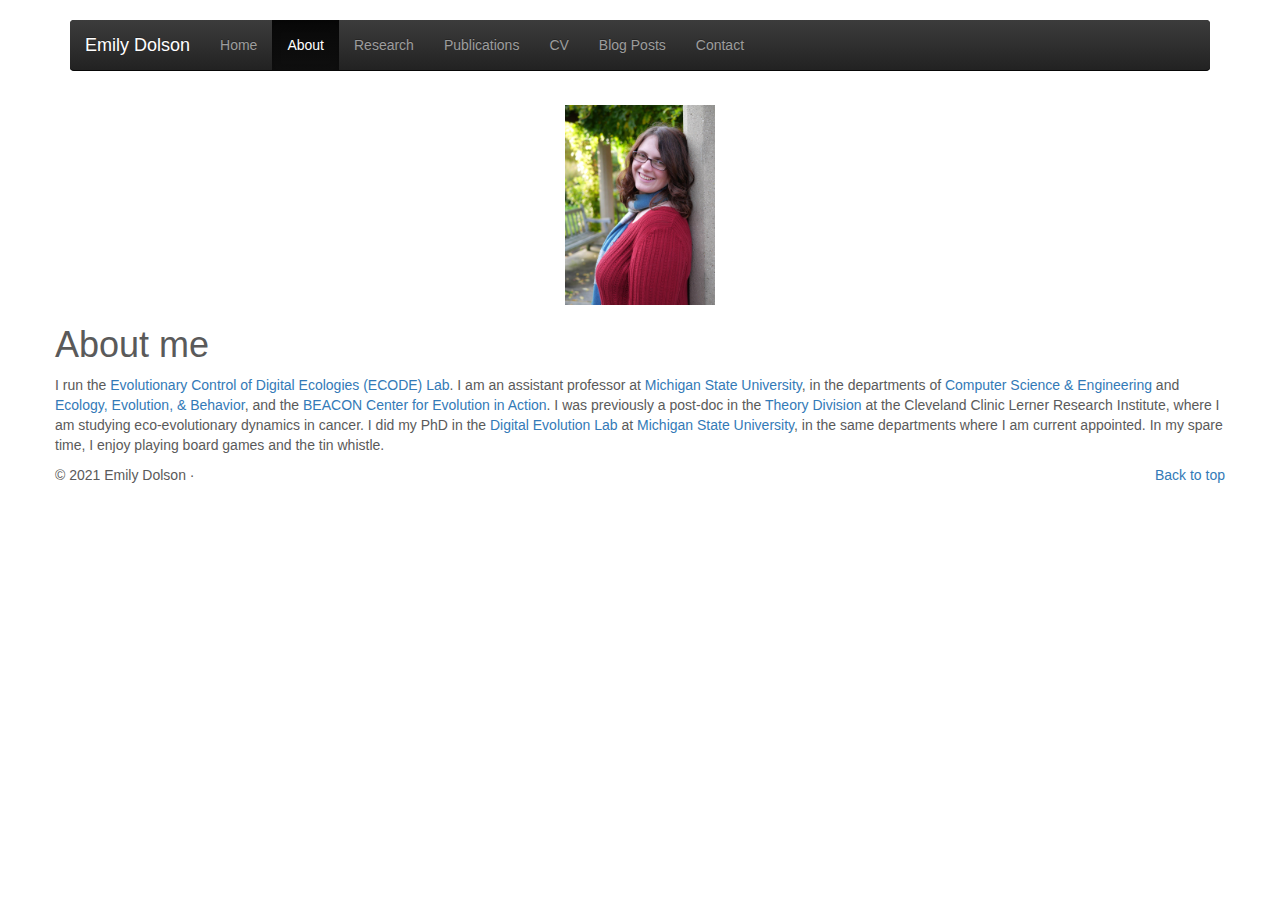
<file: about.html>
<!DOCTYPE html>
<html lang="en">
  <head>
    <meta charset="utf-8">
    <meta http-equiv="X-UA-Compatible" content="IE=edge">
    <meta name="viewport" content="width=device-width, initial-scale=1">
    <!-- The above 3 meta tags *must* come first in the head; any other head content must come *after* these tags -->
    <title>Emily Dolson - About Me</title>

    <!-- Bootstrap -->
    <link href="bootstrap/css/bootstrap.min.css" rel="stylesheet">
    <link href="bootstrap/css/bootstrap-theme.min.css" rel="stylesheet">
    <!-- IE10 viewport hack for Surface/desktop Windows 8 bug -->
    <link href="bootstrap/css/ie10-viewport-bug-workaround.css" rel="stylesheet">

    <!-- Custom styles for this template -->
    <link href="bootstrap/css/carousel.css" rel="stylesheet">
    <!-- HTML5 shim and Respond.js for IE8 support of HTML5 elements and media queries -->
    <!-- WARNING: Respond.js doesn't work if you view the page via file:// -->
    <!--[if lt IE 9]>
      <script src="https://oss.maxcdn.com/html5shiv/3.7.3/html5shiv.min.js"></script>
      <script src="https://oss.maxcdn.com/respond/1.4.2/respond.min.js"></script>
    <![endif]-->
  </head>

  <body>

    <div class="navbar-wrapper">
      <div class="container">

        <nav class="navbar navbar-inverse navbar-static-top">
          <div class="container">
            <div class="navbar-header">
              <button type="button" class="navbar-toggle collapsed" data-toggle="collapse" data-target="#navbar" aria-expanded="false" aria-controls="navbar">
                <span class="sr-only">Toggle navigation</span>
                <span class="icon-bar"></span>
                <span class="icon-bar"></span>
                <span class="icon-bar"></span>
              </button>
              <span class="navbar-brand" style="color:white">Emily Dolson</span>
            </div>
            <div id="navbar" class="navbar-collapse collapse">
              <ul class="nav navbar-nav">
                <li><a href="index.html">Home</a></li>
                <li class="active"><a href="about.html">About</a></li>
                <li><a href="research.html">Research</a></li>
                <li><a href="publications.html">Publications</a></li>
                <li><a href="cv.html">CV</a></li>
                <li><a href="blog-posts.html">Blog Posts</a></li>
                <li><a href="contact.html">Contact</a></li>
              </ul>
            </div>
          </div>
        </nav>

      </div>
    </div>

    <div class="container center-block" style="margin-top:40px">

      <!-- Three columns of text below the carousel -->
      <div class="row">
        <div class="center-block">
          <img class="center-block" src="images/DolsonHeadshot.jpg" alt="Emily Dolson" height=200>
          <h1>About me</h1>
           <!-- <p> I use digital systems to answer questions about eco-evolutionary dynamics at
            spatiotemporal scales so broad that they can not practically be addressed with lab or field studies.
            I am particularly interested in the mechanisms that generate and maintain diversity
            in both biological and computational systems. </p>  -->
          <p>
            I run the <a href="https://www.ecodelab.com">Evolutionary Control of Digital Ecologies (ECODE) Lab</a>.
            I am an assistant professor at <a href="http://msu.edu">Michigan State University</a>,
            in the departments of
            <a href="http://cse.msu.edu/">Computer Science &amp; Engineering</a>
            and <a href="https://eebb.msu.edu/">Ecology, Evolution, &amp; Behavior</a>,
            and the
            <a href="http://beacon-center.org/">BEACON Center for Evolution in Action</a>.

            I was previously a post-doc in the <a href="http://www.lerner.ccf.org/thor/scott/lab/">Theory Division</a> at the Cleveland Clinic Lerner Research Institute, 
            where I am studying eco-evolutionary dynamics in cancer.
            I did my PhD in the
            <a href="http://devolab.msu.edu/">Digital Evolution Lab</a>
            at <a href="http://msu.edu">Michigan State University</a>,
            in the same departments where I am current appointed. 
            In my spare time, I enjoy playing board games
            and the tin whistle.</p>
        </div><!-- /.col-lg-4 -->


      <!-- FOOTER -->
      <footer>
        <p class="pull-right"><a href="#">Back to top</a></p>
        <p>&copy; 2021 Emily Dolson &middot;</p>
      </footer>

    </div><!-- /.container -->

    <!-- jQuery (necessary for Bootstrap's JavaScript plugins) -->
    <script src="https://ajax.googleapis.com/ajax/libs/jquery/1.12.4/jquery.min.js"></script>
    <!-- Include all compiled plugins (below), or include individual files as needed -->
    <script src="bootstrap/js/bootstrap.min.js"></script>
    <script src="bootstrap/js/ie10-viewport-bug-workaround.js"></script>
  </body>
</html>
</file>
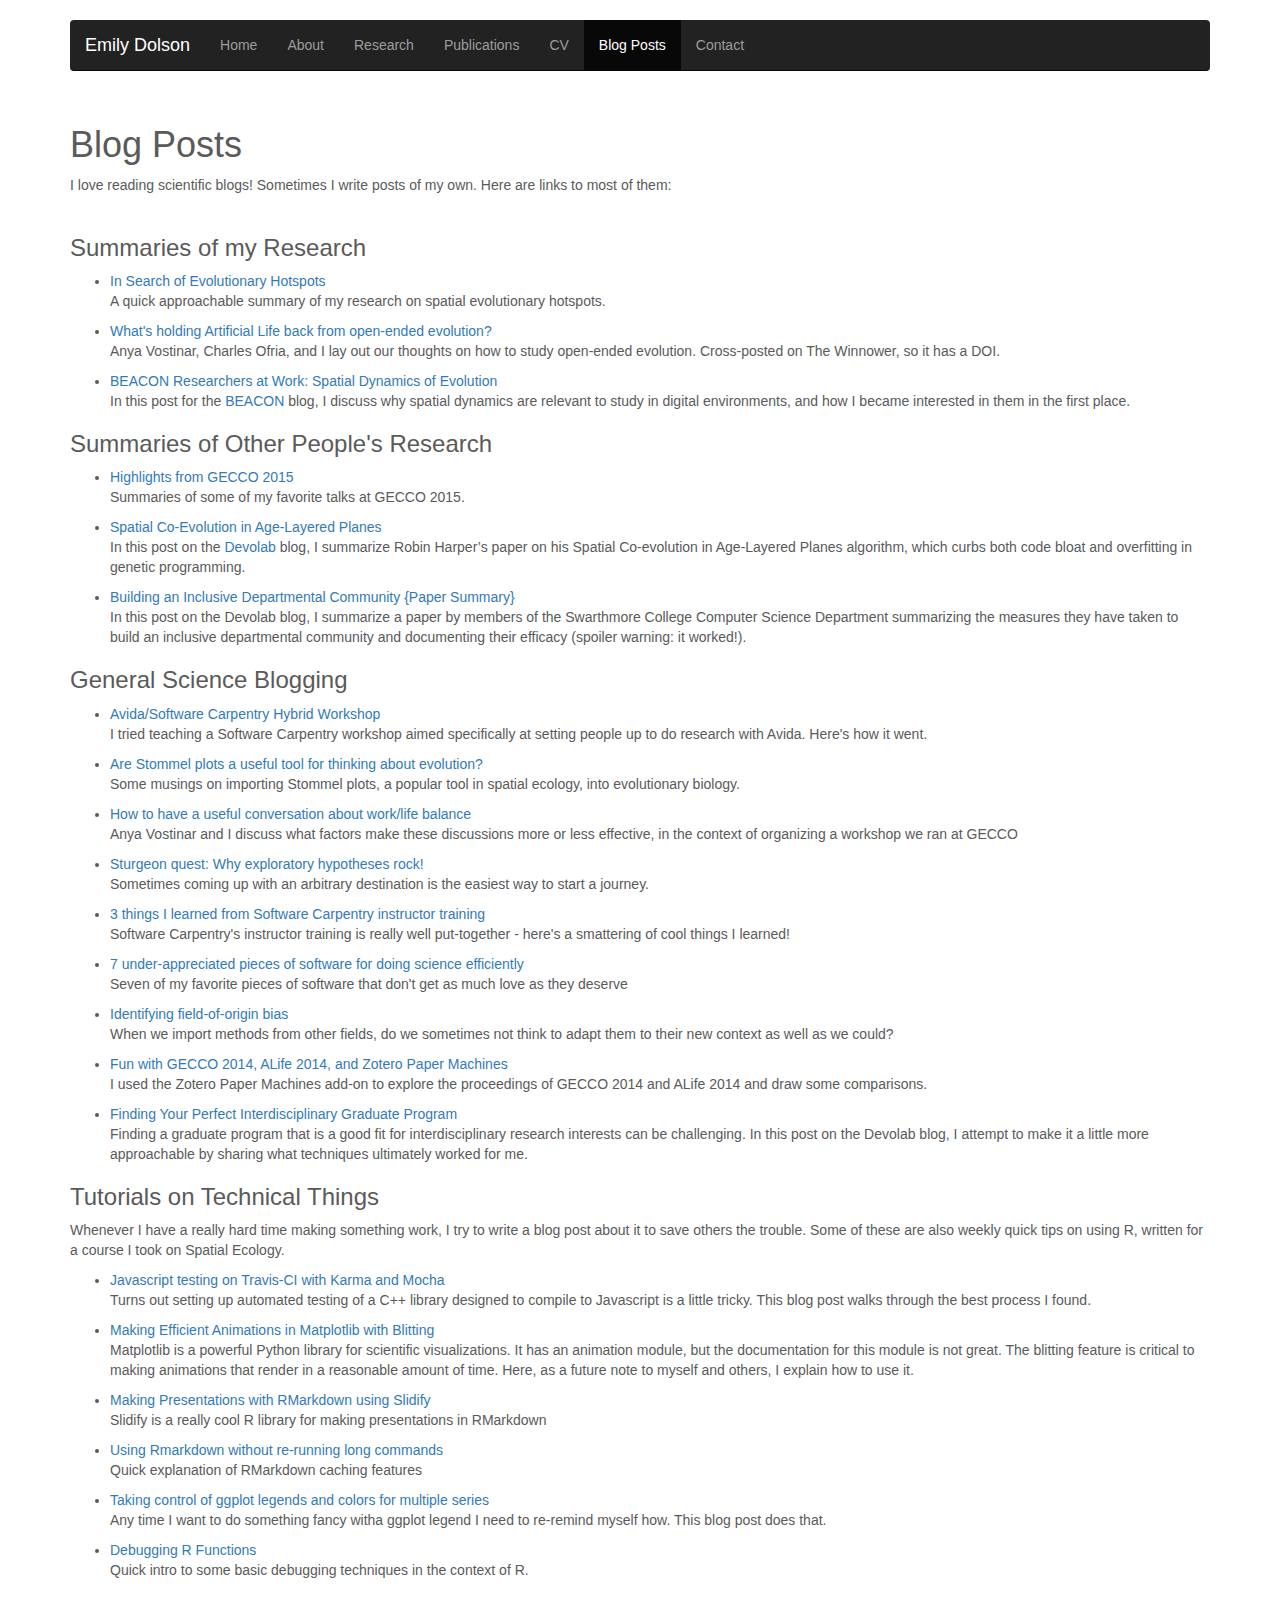
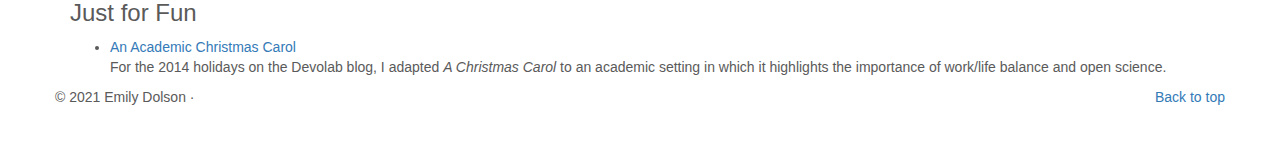
<file: blog-posts.html>
<!DOCTYPE html>
<html lang="en">
  <head>
    <meta charset="utf-8">
    <meta http-equiv="X-UA-Compatible" content="IE=edge">
    <meta name="viewport" content="width=device-width, initial-scale=1">
    <!-- The above 3 meta tags *must* come first in the head; any other head content must come *after* these tags -->
    <title>Emily Dolson - Blog Posts</title>

    <!-- Bootstrap -->
    <link href="bootstrap/css/bootstrap.min.css" rel="stylesheet">

    <!-- IE10 viewport hack for Surface/desktop Windows 8 bug -->
    <link href="bootstrap/css/ie10-viewport-bug-workaround.css" rel="stylesheet">

    <!-- Custom styles for this template -->
    <link href="bootstrap/css/carousel.css" rel="stylesheet">
    <!-- HTML5 shim and Respond.js for IE8 support of HTML5 elements and media queries -->
    <!-- WARNING: Respond.js doesn't work if you view the page via file:// -->
    <!--[if lt IE 9]>
      <script src="https://oss.maxcdn.com/html5shiv/3.7.3/html5shiv.min.js"></script>
      <script src="https://oss.maxcdn.com/respond/1.4.2/respond.min.js"></script>
    <![endif]-->
  </head>

  <body>

    <div class="navbar-wrapper">
      <div class="container">

        <nav class="navbar navbar-inverse navbar-static-top">
          <div class="container">
            <div class="navbar-header">
              <button type="button" class="navbar-toggle collapsed" data-toggle="collapse" data-target="#navbar" aria-expanded="false" aria-controls="navbar">
                <span class="sr-only">Toggle navigation</span>
                <span class="icon-bar"></span>
                <span class="icon-bar"></span>
                <span class="icon-bar"></span>
              </button>
              <span class="navbar-brand" style="color:white">Emily Dolson</span>
            </div>
            <div id="navbar" class="navbar-collapse collapse">
              <ul class="nav navbar-nav">
                <li><a href="index.html">Home</a></li>
                <li><a href="about.html">About</a></li>
                <li><a href="research.html">Research</a></li>
                <li><a href="publications.html">Publications</a></li>
                <li><a href="cv.html">CV</a></li>
                <li class="active"><a href="blog-posts.html">Blog Posts</a></li>
                <li><a href="contact.html">Contact</a></li>
              </ul>
            </div>
          </div>
        </nav>

      </div>
    </div>

    <div class="container" style="margin-top:40px">

      <!-- Three columns of text below the carousel -->
      <h1>Blog Posts</h1>
      <div class="row">
        <div class="container">
          I love reading scientific blogs! Sometimes I write posts of my own. Here are links to most of them: <br><br>

          <h3>Summaries of my Research</h3>
          <ul>
              <li><p><a href="https://beacon-center.org/blog/2017/10/31/in-search-of-evolutionary-hotspots/">In Search of Evolutionary Hotspots</a><br />
              A quick approachable summary of my research on spatial evolutionary hotspots.</p></li>
              <li><p><a href="http://devosoft.org/whats-holding-artificial-life-back-from-open-ended-evolution/">What's holding Artificial Life back from open-ended evolution?</a><br />
                Anya Vostinar, Charles Ofria, and I lay out our thoughts on how to study open-ended evolution. Cross-posted on The Winnower, so it has a DOI. </p></li>          
              <li><p><a href="http://beacon-center.org/blog/2014/10/27/beacon-researchers-at-work-spatial-dynamics-of-evolution/">BEACON Researchers at Work: Spatial Dynamics of Evolution</a><br />
                In this post for the <a href="http://www.beacon-center.org">BEACON</a> blog, I discuss why spatial dynamics are relevant to study in digital environments, and how I became interested in them in the first place.</p></li>    
          </ul>  

          <h3>Summaries of Other People's Research</h3>
          <ul>
            <li><p><a href="http://devosoft.org/highlights-from-gecco-2015/">Highlights from GECCO 2015</a><br />
              Summaries of some of my favorite talks at GECCO 2015. </p></li>          
            <li><p><a href="http://devolab.msu.edu/spatial-co-evolution-in-age-layered-planes/">Spatial Co-Evolution in Age-Layered Planes</a><br />
              In this post on the <a href="http://www.devolab.msu.edu">Devolab</a> blog, I summarize Robin Harper&#8217;s paper on his Spatial Co-evolution in Age-Layered Planes algorithm, which curbs both code bloat and overfitting in genetic programming.</p></li>
            <li><p><a href="http://devolab.msu.edu/building-an-inclusive-departmental-community-paper-summary/" title="Building an Inclusive Departmental Community {Paper Summary}<br />
            " target="_blank">Building an Inclusive Departmental Community {Paper Summary}</a><br />
            In this post on the Devolab blog, I summarize a paper by members of the Swarthmore College Computer Science Department summarizing the measures they have taken to build an inclusive departmental community and documenting their efficacy (spoiler warning: it worked!).</p></li>        
          </ul>

          <h3>General Science Blogging</h3>
          <ul>
            <li><p><a href="http://devosoft.org/avidasoftware-carpentry-hybrid-workshop/">Avida/Software Carpentry Hybrid Workshop</a><br />
            I tried teaching a Software Carpentry workshop aimed specifically at setting people up to do research with Avida. Here's how it went. </p></li>  
            <li><p><a href="http://devosoft.org/are-stommel-plots-a-useful-tool-for-thinking-about-evolution/">Are Stommel plots a useful tool for thinking about evolution?</a><br />
            Some musings on importing Stommel plots, a popular tool in spatial ecology, into evolutionary biology. </p></li>    
            <li><p><a href="http://devosoft.org/how-to-have-a-useful-conversation-about-worklife-balance/">How to have a useful conversation about work/life balance</a><br />
            Anya Vostinar and I discuss what factors make these discussions more or less effective, in the context of organizing a workshop we ran at GECCO </p></li>        
            <li><p><a href="http://devosoft.org/sturgeon-quest-why-exploratory-hypotheses-rock/">Sturgeon quest: Why exploratory hypotheses rock!</a><br />
            Sometimes coming up with an arbitrary destination is the easiest way to start a journey. </p></li>            
            <li><p><a href="http://devosoft.org/3-things-i-learned-from-software-carpentry-instructor-training/">3 things I learned from Software Carpentry instructor training</a><br />
            Software Carpentry's instructor training is really well put-together - here's a smattering of cool things I learned! </p></li>              
            <li><p><a href="http://devosoft.org/7-under-appreciated-pieces-of-software-for-doing-science-efficiently/">7 under-appreciated pieces of software for doing science efficiently</a><br />
            Seven of my favorite pieces of software that don't get as much love as they deserve </p></li>
            <li><p><a href="http://devosoft.org/identifying-field-of-origin-bias/">Identifying field-of-origin bias</a><br />
            When we import methods from other fields, do we sometimes not think to adapt them to their new context as well as we could? </p></li>  
            <li><p><a href="http://devolab.msu.edu/fun-with-zotero-paper-machines-gecco-2014-and-alife-2014/">Fun with GECCO 2014, ALife 2014, and Zotero Paper Machines</a><br />
            I used the Zotero Paper Machines add-on to explore the proceedings of GECCO 2014 and ALife 2014 and draw some comparisons.</p></li>
            <li><p><a href="http://devolab.msu.edu/finding-perfect-interdisciplinary-graduate-program/" title="Finding Your Perfect Interdisciplinary Graduate Program" target="_blank">Finding Your Perfect Interdisciplinary Graduate Program</a><br />
            Finding a graduate program that is a good fit for interdisciplinary research interests can be challenging. In this post on the Devolab blog, I attempt to make it a little more approachable by sharing what techniques ultimately worked for me.</p></li>
         </ul>

         <h3>Tutorials on Technical Things</h3>
         <p>Whenever I have a really hard time making something work, I try to write a blog post about it to save others the trouble. Some of these are also weekly quick tips on using R, written for a course I took on Spatial Ecology.</p>
         <ul>
          <li><p><a href="http://devosoft.org/javascript-testing-on-travis-ci-with-karma-and-mocha/">Javascript testing on Travis-CI with Karma and Mocha</a><br />
            Turns out setting up automated testing of a C++ library designed to compile to Javascript is a little tricky. This blog post walks through the best process I found. </p></li>
            <li><p><a href="http://devolab.msu.edu/making-efficient-animations-in-matplotlib-with-blitting/">Making Efficient Animations in Matplotlib with Blitting</a><br />
              Matplotlib is a powerful Python library for scientific visualizations. It has an animation module, but the documentation for this module is not great. The blitting feature is critical to making animations that render in a reasonable amount of time. Here, as a future note to myself and others, I explain how to use it.</p></li>
            <li><p><a href="http://spatialecology.weebly.com/r-code--data/38">Making Presentations with RMarkdown using Slidify</a><br />
              Slidify is a really cool R library for making presentations in RMarkdown</p></li>
            <li><p><a href="http://spatialecology.weebly.com/r-code--data/20">Using Rmarkdown without re-running long commands</a><br />
              Quick explanation of RMarkdown caching features</p></li>
            <li><p><a href="http://spatialecology.weebly.com/r-code--data/13">Taking control of ggplot legends and colors for multiple series</a><br />
              Any time I want to do something fancy witha ggplot legend I need to re-remind myself how. This blog post does that.</p></li>
            <li><p><a href="http://spatialecology.weebly.com/r-code--data/september-30th-20152">Debugging R Functions</a><br />
              Quick intro to some basic debugging techniques in the context of R.</p></li>
          </ul>

        <h3>Just for Fun</h3>
        <ul>
          <li><p><a href="http://devosoft.org/academic-christmas-carol-part-1">An Academic Christmas Carol</a><br />
            For the 2014 holidays on the Devolab blog, I adapted <i>A Christmas Carol</i> to an academic setting in which it highlights the importance of work/life balance and open science.</p></li>  
        </ul>

        </div><!-- /.col-lg-4 -->


      <!-- FOOTER -->
      <footer>
        <p class="pull-right"><a href="#">Back to top</a></p>
        <p>&copy; 2021 Emily Dolson &middot;</p>
      </footer>

    </div><!-- /.container -->

    <!-- jQuery (necessary for Bootstrap's JavaScript plugins) -->
    <script src="https://ajax.googleapis.com/ajax/libs/jquery/1.12.4/jquery.min.js"></script>
    <!-- Include all compiled plugins (below), or include individual files as needed -->
    <script src="bootstrap/js/bootstrap.min.js"></script>
    <script src="bootstrap/js/ie10-viewport-bug-workaround.js"></script>
  </body>
</html>
</file>
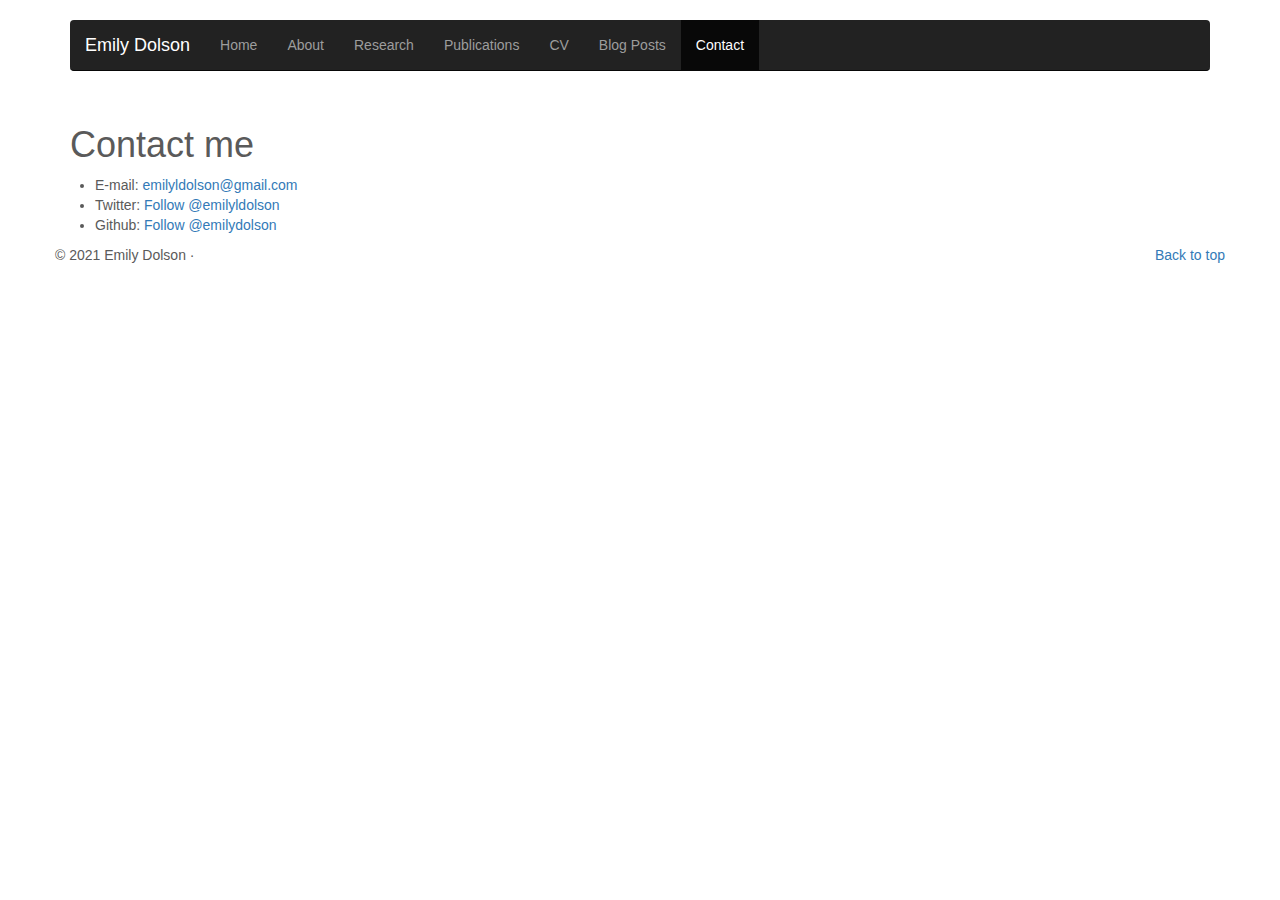
<file: contact.html>
<!DOCTYPE html>
<html lang="en">
  <head>
    <meta charset="utf-8">
    <meta http-equiv="X-UA-Compatible" content="IE=edge">
    <meta name="viewport" content="width=device-width, initial-scale=1">
    <!-- The above 3 meta tags *must* come first in the head; any other head content must come *after* these tags -->
    <title>Emily Dolson - Contact</title>

    <!-- Bootstrap -->
    <link href="bootstrap/css/bootstrap.min.css" rel="stylesheet">

    <!-- IE10 viewport hack for Surface/desktop Windows 8 bug -->
    <link href="bootstrap/css/ie10-viewport-bug-workaround.css" rel="stylesheet">

    <!-- Custom styles for this template -->
    <link href="bootstrap/css/carousel.css" rel="stylesheet">
    <!-- HTML5 shim and Respond.js for IE8 support of HTML5 elements and media queries -->
    <!-- WARNING: Respond.js doesn't work if you view the page via file:// -->
    <!--[if lt IE 9]>
      <script src="https://oss.maxcdn.com/html5shiv/3.7.3/html5shiv.min.js"></script>
      <script src="https://oss.maxcdn.com/respond/1.4.2/respond.min.js"></script>
    <![endif]-->
    <!-- Place this tag in your head or just before your close body tag. -->
    <script async defer src="https://buttons.github.io/buttons.js"></script>
  </head>

  <body>

    <div class="navbar-wrapper">
      <div class="container">

        <nav class="navbar navbar-inverse navbar-static-top">
          <div class="container">
            <div class="navbar-header">
              <button type="button" class="navbar-toggle collapsed" data-toggle="collapse" data-target="#navbar" aria-expanded="false" aria-controls="navbar">
                <span class="sr-only">Toggle navigation</span>
                <span class="icon-bar"></span>
                <span class="icon-bar"></span>
                <span class="icon-bar"></span>
              </button>
              <span class="navbar-brand" style="color:white">Emily Dolson</span>
            </div>
            <div id="navbar" class="navbar-collapse collapse">
              <ul class="nav navbar-nav">
                <li><a href="index.html">Home</a></li>
                <li><a href="about.html">About</a></li>
                <li><a href="research.html">Research</a></li>
                <li><a href="publications.html">Publications</a></li>
                <li><a href="cv.html">CV</a></li>
                <li><a href="blog-posts.html">Blog Posts</a></li>
                <li class="active"><a href="contact.html">Contact</a></li>
              </ul>
            </div>
          </div>
        </nav>

      </div>
    </div>

    <div class="container center-block" style="margin-top:40px">
      <h1>Contact me</h1>
      <!-- Three columns of text below the carousel -->
      <div class="row">
        <div class="center-block">
          <ul>
            <li>E-mail: <a href="mailto:emilyldolson@gmail.com"> emilyldolson@gmail.com</a></li>
            <li>Twitter: <a href="https://twitter.com/emilyldolson" class="twitter-follow-button" data-show-count="false">Follow @emilyldolson</a><script async src="//platform.twitter.com/widgets.js" charset="utf-8"></script> </li>
            <li>Github: <a class="github-button" href="https://github.com/emilydolson" data-style="mega" aria-label="Follow @emilydolson on GitHub">Follow @emilydolson</a> </li>

          </ul>
        </div><!-- /.col-lg-4 -->


      <!-- FOOTER -->
      <footer>
        <p class="pull-right"><a href="#">Back to top</a></p>
        <p>&copy; 2021 Emily Dolson &middot;</p>
      </footer>

    </div><!-- /.container -->

    <!-- jQuery (necessary for Bootstrap's JavaScript plugins) -->
    <script src="https://ajax.googleapis.com/ajax/libs/jquery/1.12.4/jquery.min.js"></script>
    <!-- Include all compiled plugins (below), or include individual files as needed -->
    <script src="bootstrap/js/bootstrap.min.js"></script>
    <script src="bootstrap/js/ie10-viewport-bug-workaround.js"></script>
  </body>
</html>
</file>
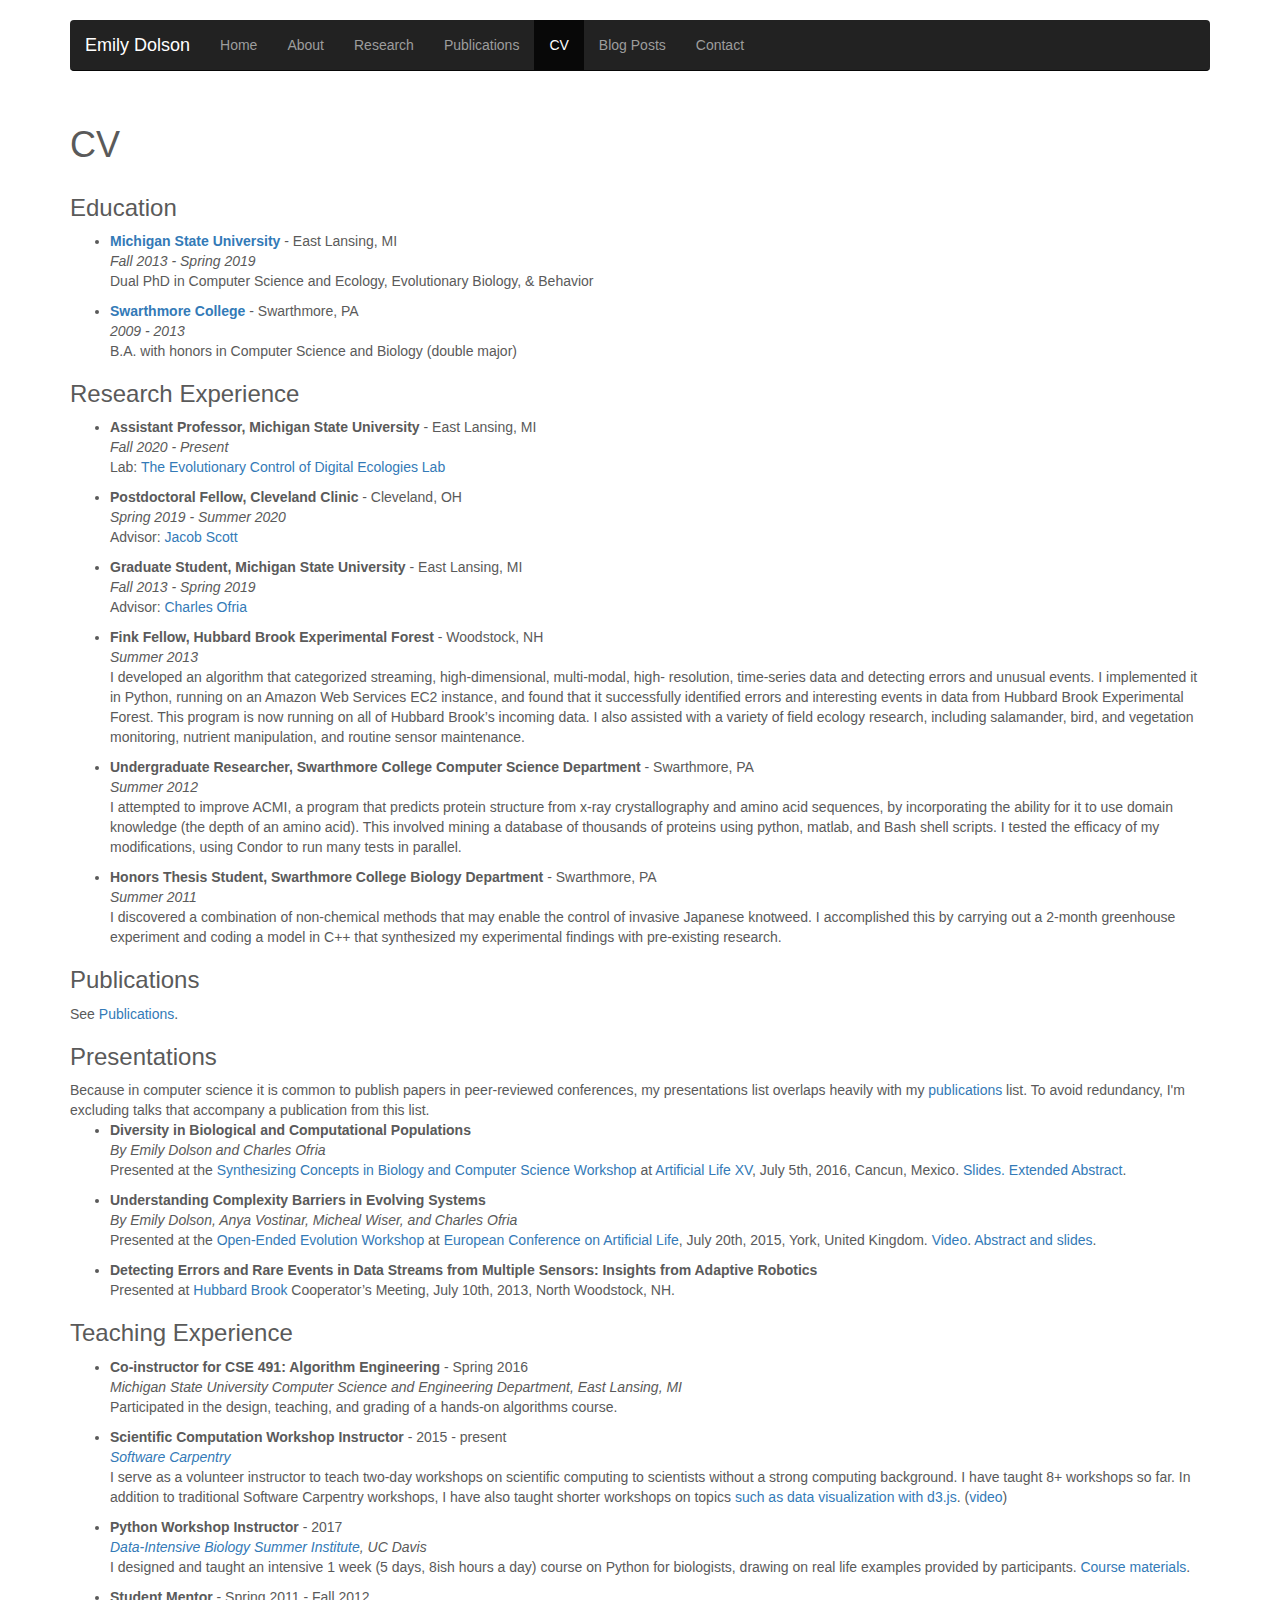
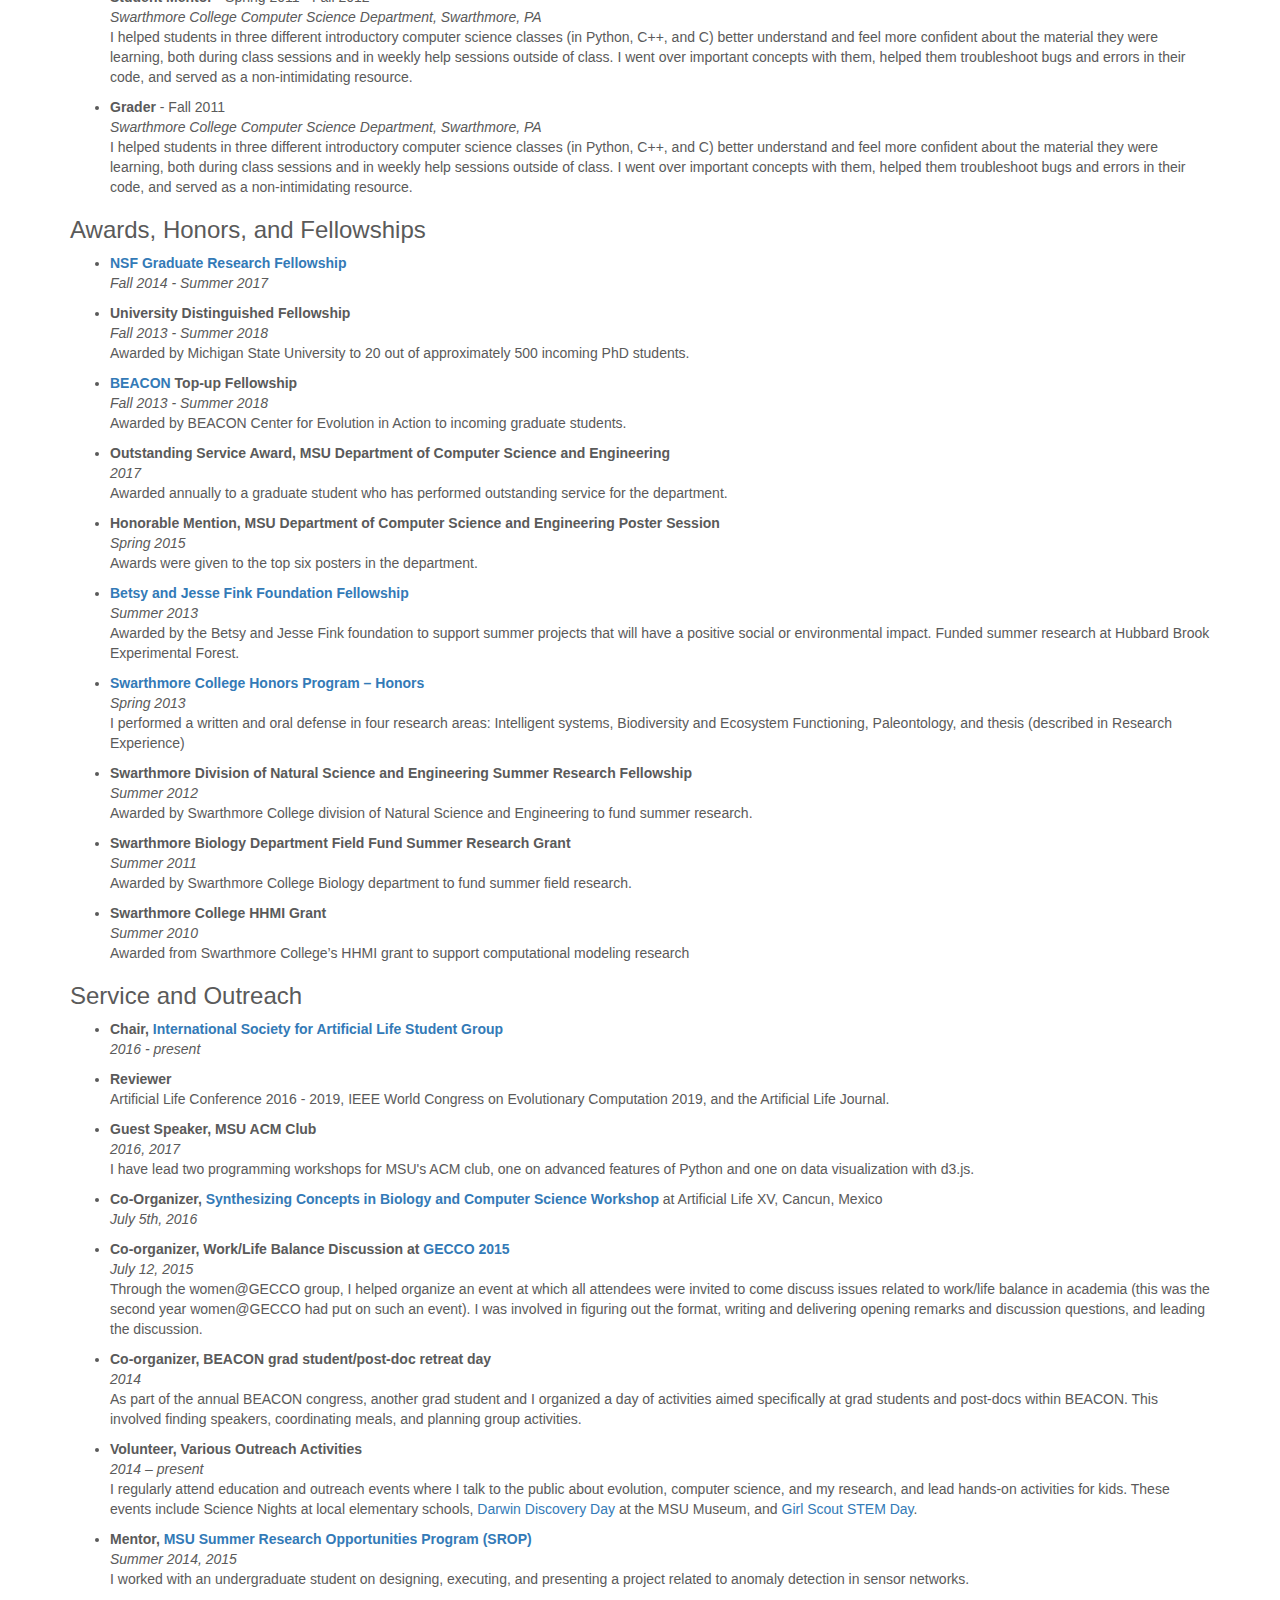
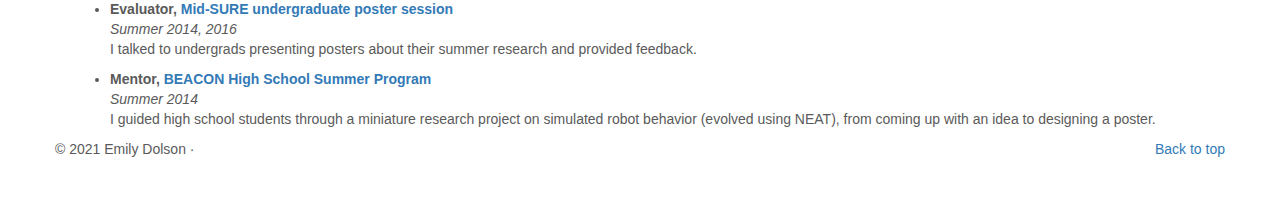
<file: cv.html>
<!DOCTYPE html>
<html lang="en">
  <head>
    <meta charset="utf-8">
    <meta http-equiv="X-UA-Compatible" content="IE=edge">
    <meta name="viewport" content="width=device-width, initial-scale=1">
    <!-- The above 3 meta tags *must* come first in the head; any other head content must come *after* these tags -->
    <title>Emily Dolson - CV</title>

    <!-- Bootstrap -->
    <link href="bootstrap/css/bootstrap.min.css" rel="stylesheet">

    <!-- IE10 viewport hack for Surface/desktop Windows 8 bug -->
    <link href="bootstrap/css/ie10-viewport-bug-workaround.css" rel="stylesheet">

    <!-- Custom styles for this template -->
    <link href="bootstrap/css/carousel.css" rel="stylesheet">
    <!-- HTML5 shim and Respond.js for IE8 support of HTML5 elements and media queries -->
    <!-- WARNING: Respond.js doesn't work if you view the page via file:// -->
    <!--[if lt IE 9]>
      <script src="https://oss.maxcdn.com/html5shiv/3.7.3/html5shiv.min.js"></script>
      <script src="https://oss.maxcdn.com/respond/1.4.2/respond.min.js"></script>
    <![endif]-->
  </head>

  <body>

    <div class="navbar-wrapper">
      <div class="container">

        <nav class="navbar navbar-inverse navbar-static-top">
          <div class="container">
            <div class="navbar-header">
              <button type="button" class="navbar-toggle collapsed" data-toggle="collapse" data-target="#navbar" aria-expanded="false" aria-controls="navbar">
                <span class="sr-only">Toggle navigation</span>
                <span class="icon-bar"></span>
                <span class="icon-bar"></span>
                <span class="icon-bar"></span>
              </button>
              <span class="navbar-brand" style="color:white">Emily Dolson</span>
            </div>
            <div id="navbar" class="navbar-collapse collapse">
              <ul class="nav navbar-nav">
                <li><a href="index.html">Home</a></li>
                <li><a href="about.html">About</a></li>
                <li><a href="research.html">Research</a></li>
                <li><a href="publications.html">Publications</a></li>
                <li class="active"><a href="cv.html">CV</a></li>
                <li><a href="blog-posts.html">Blog Posts</a></li>
                <li><a href="contact.html">Contact</a></li>
              </ul>
            </div>
          </div>
        </nav>

      </div>
    </div>

    <div class="container" style="margin-top:40px">

      <!-- Three columns of text below the carousel -->
      <h1>CV</h1>
      <div class="row">
        <div class="container">
        <h3>Education </h3>
        <ul>
          <li><p><b><a href="http://msu.edu">Michigan State University</a></b> - East Lansing, MI <br>
              <i>Fall 2013 - Spring 2019</i><br>
              Dual PhD in Computer Science and Ecology, Evolutionary Biology, &amp; Behavior <br>
            </p></li>
            <li><p><b><a href="http://swarthmore.edu">Swarthmore College</a></b> - Swarthmore, PA <br>
                <i>2009 - 2013</i><br>
                B.A. with honors in Computer Science and Biology (double major)<br>
              </p></li>
        </ul>

        <h3>Research Experience</h3>
        <ul>
          <li><p><b>Assistant Professor, Michigan State University</b> - East Lansing, MI <br>
            <i>Fall 2020 - Present</i><br>
            Lab: <a href="https://www.ecodelab.com">The Evolutionary Control of Digital Ecologies Lab</a>
          </p></li>
          <li><p><b>Postdoctoral Fellow, Cleveland Clinic</b> - Cleveland, OH <br>
              <i>Spring 2019 - Summer 2020</i><br>
              Advisor: <a href="http://www.lerner.ccf.org/thor/scott/lab/">Jacob Scott</a>
            </p></li>
          <li><p><b>Graduate Student, Michigan State University</b> - East Lansing, MI <br>
              <i>Fall 2013 - Spring 2019</i><br>
              Advisor: <a href="http://ofria.com">Charles Ofria</a>
            </p></li>
            <li><p><b>Fink Fellow, Hubbard Brook Experimental Forest</b> - Woodstock, NH <br>
                <i>Summer 2013</i><br>
                I developed an algorithm that categorized streaming, high-dimensional, multi-modal, high- resolution, time-series data and detecting errors and unusual events. I implemented it in Python, running on an Amazon Web Services EC2 instance, and found that it successfully identified errors and interesting events in data from Hubbard Brook Experimental Forest. This program is now running on all of Hubbard Brook’s incoming data. I also assisted with a variety of field ecology research, including salamander, bird, and vegetation monitoring, nutrient manipulation, and routine sensor maintenance.
            </p></li>
            <li><p><b>Undergraduate Researcher, Swarthmore College Computer Science Department</b> - Swarthmore, PA <br>
                <i>Summer 2012</i><br>
                I attempted to improve ACMI, a program that predicts protein structure from x-ray crystallography and amino acid sequences, by incorporating the ability for it to use domain knowledge (the depth of an amino acid). This involved mining a database of thousands of proteins using python, matlab, and Bash shell scripts. I tested the efficacy of my modifications, using Condor to run many tests in parallel.
            </p></li>
            <li><p><b>Honors Thesis Student, Swarthmore College Biology Department </b> - Swarthmore, PA <br>
                <i>Summer 2011</i><br>
                I discovered a combination of non-chemical methods that may enable the control of invasive Japanese knotweed. I accomplished this by carrying out a 2-month greenhouse experiment and coding a model in C++ that synthesized my experimental findings with pre-existing research.
            </p></li>
        </ul>

        <h3> Publications </h3>
        See <a href="publications.html">Publications</a>.

        <h3>Presentations</h3>
        Because in computer science it is common to publish papers in peer-reviewed conferences, my presentations list overlaps heavily with my <a href="publications.html">publications</a> list. To avoid redundancy, I'm excluding talks that accompany a publication from this list.
        <ul>
            <li><p><b>Diversity in Biological and Computational Populations</b><br>
                <i>By Emily Dolson and Charles Ofria</i><br>
                Presented at the <a href="http://emilydolson.github.io/scbcs/">Synthesizing Concepts in Biology and Computer Science Workshop</a> at <a href="https://www.xva.life">Artificial Life XV</a>, July 5th, 2016, Cancun, Mexico. <a href="https://docs.google.com/presentation/d/1Ol1VO-GZBuy6-9WQJnlLoVT0z5gW6zPbkcjuNHqBf8M/edit?usp=sharing">Slides. </a> <a href="http://emilydolson.github.io/scbcs/abstracts/Diversity.pdf">Extended Abstract</a>.
            </p></li>
            <li><p><b>Understanding Complexity Barriers in Evolving Systems</b><br>
                <i>By Emily Dolson, Anya Vostinar, Micheal Wiser, and Charles Ofria</i><br>
                Presented at the <a href="http://www.tim-taylor.com/oee1/">Open-Ended Evolution Workshop</a> at <a href="https://www.cs.york.ac.uk/nature/ecal2015/">European Conference on Artificial Life</a>, July 20th, 2015, York, United Kingdom. <a href="https://youtu.be/vTV7SJUOzzQ?t=22m46s">Video</a>. <a href="http://www.tim-taylor.com/oee1/#dolson">Abstract and slides</a>.
            </p></li>
            <li><p><b>Detecting Errors and Rare Events in Data Streams from Multiple Sensors: Insights from Adaptive Robotics</b><br>
                Presented at <a href="http://www.hubbardbrook.org/">Hubbard Brook</a> Cooperator&#8217;s Meeting, July 10th, 2013, North Woodstock, NH.
            </p></li>

        </ul>
        <h3>Teaching Experience</h3>
        <ul>
          <li><p><b>Co-instructor for CSE 491: Algorithm Engineering</b> - Spring 2016<br>
              <i>Michigan State University Computer Science and Engineering Department, East Lansing, MI</i><br>
              Participated in the design, teaching, and grading of a hands-on algorithms course.
            </p></li>
            <li><p><b>Scientific Computation Workshop Instructor</b> - 2015 - present<br>
              <i><a href="https://software-carpentry.org/">Software Carpentry</a></i><br>
              I serve as a volunteer instructor to teach two-day workshops on scientific computing to scientists without a strong computing background.
              I have taught 8+ workshops so far. In addition to traditional Software Carpentry workshops, I have also taught shorter workshops on topics
              <a href="http://ivory.idyll.org/blog/2015-3hr-remote-workshops.html">such as data visualization with d3.js</a>. (<a href="https://youtu.be/eIrZjVH0Zcg?t=28m5s">video</a>)
            </p></li>
            <li><p><b>Python Workshop Instructor</b> - 2017<br>
              <i><a href="http://ivory.idyll.org/dibsi/">Data-Intensive Biology Summer Institute</a>, UC Davis</i><br>
              I designed and taught an intensive 1 week (5 days, 8ish hours a day) course on Python for biologists, drawing on real life examples provided by participants. <a href="https://emilydolson.github.io/dibsi-python-workshop-2017/">Course materials</a>.
            </p></li>
            <li><p><b>Student Mentor</b> - Spring 2011 - Fall 2012<br>
              <i>Swarthmore College Computer Science Department, Swarthmore, PA</i><br>
              I helped students in three different introductory computer science classes (in Python, C++, and C) better understand and feel more confident about the material they were learning,
              both during class sessions and in weekly help sessions outside of class. I went over important concepts with them, helped them troubleshoot bugs and errors in their code, and served as a non-intimidating resource.
            </p></li>
            <li><p><b>Grader</b> - Fall 2011<br>
              <i>Swarthmore College Computer Science Department, Swarthmore, PA</i><br>
              I helped students in three different introductory computer science classes (in Python, C++, and C) better understand and feel more confident about the material they were learning, both during class sessions and in weekly help sessions outside of class. I went over important concepts with them, helped them troubleshoot bugs and errors in their code, and served as a non-intimidating resource.
            </p></li>
        </ul>

        <h3>Awards, Honors, and Fellowships</h3>
        <ul>
            <li><p><b><a href="http://www.nsf.gov/funding/pgm_summ.jsp?pims_id=6201">NSF Graduate Research Fellowship</a></b><br>
              <i>Fall 2014 - Summer 2017</i></p></li>
            <li><p><b>University Distinguished Fellowship</b><br>
              <i>Fall 2013 - Summer 2018</i><br>
              Awarded by Michigan State University to 20 out of approximately 500 incoming PhD students.
            </p></li>
            <li><p><b><a href="http://www.beacon-center.org">BEACON</a> Top-up Fellowship</b><br>
              <i>Fall 2013 - Summer 2018</i><br>
              Awarded by BEACON Center for Evolution in Action to incoming graduate students.
            </p></li>
            <li><p><b>Outstanding Service Award, MSU Department of Computer Science and Engineering</b><br>
              <i>2017</i><br>
              Awarded annually to a graduate student who has performed outstanding service for the department.
            </p></li>
            <li><p><b>Honorable Mention, MSU Department of Computer Science and Engineering Poster Session</b><br>
              <i>Spring 2015</i><br>
              Awards were given to the top six posters in the department.
            </p></li>
            <li><p><b><a href="http://finkfellows.tumblr.com/">Betsy and Jesse Fink Foundation Fellowship</a></b><br>
              <i>Summer 2013</i><br>
              Awarded by the Betsy and Jesse Fink foundation to support summer projects that will have a positive social or environmental impact. Funded summer research at Hubbard Brook Experimental Forest.
            </p></li>
            <li><p><b><a href="http://www.swarthmore.edu/honors-program">Swarthmore College Honors Program &#8211; Honors</a></b><br>
              <i>Spring 2013</i><br />
              I performed a written and oral defense in four research areas: Intelligent systems, Biodiversity and Ecosystem Functioning, Paleontology, and thesis (described in Research Experience) </p>
            </li>
            <li><p><b>Swarthmore Division of Natural Science and Engineering Summer Research Fellowship</b><br>
              <i>Summer 2012</i><br />
              Awarded by Swarthmore College division of Natural Science and Engineering to fund summer research.
            </p></li>
            <li><p><b>Swarthmore Biology Department Field Fund Summer Research Grant</b><br>
              <i>Summer 2011</i><br />
              Awarded by Swarthmore College Biology department to fund summer field research.
            </p></li>
            <li> <p><b>Swarthmore College HHMI Grant</b><br>
              <i>Summer 2010</i><br />
              Awarded from Swarthmore College&#8217;s HHMI grant to support computational modeling research
            </p></li>
        </ul>

        <h3>Service and Outreach</h3>
        <ul>
          <li><p><b>Chair, <a href="http://isalstudents.org">International Society for Artificial Life Student Group</a></b> <br />
          <i>2016 - present</i></p>
          </li>
          <li><p><b>Reviewer</b> <br> Artificial Life Conference 2016 - 2019, IEEE World Congress on Evolutionary Computation 2019, and the Artificial Life Journal. </p>
          </li>
          <li><b>Guest Speaker, MSU ACM Club</b> <br />
          <i>2016, 2017</i> <br>
          I have lead two programming workshops for MSU's ACM club, one on advanced features of Python and one on data visualization with d3.js.
          </p></li>
          <li><b>Co-Organizer, <a href="http://emilydolson.github.io/scbcs/">Synthesizing Concepts in Biology and Computer Science Workshop</a></b> at Artificial Life XV, Cancun, Mexico<br />
          <i>July 5th, 2016</i></p>
          </li>
          <li><p><b>Co-organizer, Work/Life Balance Discussion at <a href="http://www.sigevo.org/gecco-2015/">GECCO 2015</a></b><br />
          <i>July 12, 2015</i><br />
          Through the women@GECCO group, I helped organize an event at which all attendees were invited to come discuss issues related to work/life balance in academia (this was the second year women@GECCO had put on such an event). I was involved in figuring out the format, writing and delivering opening remarks and discussion questions, and leading the discussion. </p>
          </li>
          <li><p><b>Co-organizer, BEACON grad student/post-doc retreat day</b><br />
          <i>2014</i><br />
          As part of the annual BEACON congress, another grad student and I organized a day of activities aimed specifically at grad students and post-docs within BEACON. This involved finding speakers, coordinating meals, and planning group activities.</p>
          </li>
          <li><p><b>Volunteer, Various Outreach Activities</b><br />
          <i>2014 &#8211; present</i><br />
          I regularly attend education and outreach events where I talk to the public about evolution, computer science, and my research, and lead hands-on activities for kids. These events include Science Nights at local elementary schools, <a href="http://museum.msu.edu/?q=node/358">Darwin Discovery Day</a> at the MSU Museum, and <a href="http://msutoday.msu.edu/news/2014/msu-hosts-girl-scout-stem-demo-day/">Girl Scout STEM Day</a>.</p>
          </li>
          <li><p><b>Mentor,<a href="http://grad.msu.edu/srop/"> MSU Summer Research Opportunities Program (SROP)</a></b><br />
          <i>Summer 2014, 2015</i><br />
          I worked with an undergraduate student on designing, executing, and presenting a project related to anomaly detection in sensor networks. </p>
          </li>
          <li><p><b>Evaluator, <a href="http://urca.msu.edu/midsure">Mid-SURE undergraduate poster session</a></b><br />
          <i>Summer 2014, 2016</i><br />
          I talked to undergrads presenting posters about their summer research and provided feedback.</p>
          </li>
          <li><p><b>Mentor, <a href="http://www.egr.msu.edu/future-engineer/programs/beacon-high-school-residential">BEACON High School Summer Program</a></b><br />
          <i>Summer 2014</i><br />
          I guided high school students through a miniature research project on simulated robot behavior (evolved using NEAT), from coming up with an idea to designing a poster.</p>
          </li>
        </ul>
        </div><!-- /.col-lg-4 -->


      <!-- FOOTER -->
      <footer>
        <p class="pull-right"><a href="#">Back to top</a></p>
        <p>&copy; 2021 Emily Dolson &middot;</p>
      </footer>

    </div><!-- /.container -->

    <!-- jQuery (necessary for Bootstrap's JavaScript plugins) -->
    <script src="https://ajax.googleapis.com/ajax/libs/jquery/1.12.4/jquery.min.js"></script>
    <!-- Include all compiled plugins (below), or include individual files as needed -->
    <script src="bootstrap/js/bootstrap.min.js"></script>
    <script src="bootstrap/js/ie10-viewport-bug-workaround.js"></script>
  </body>
</html>
</file>
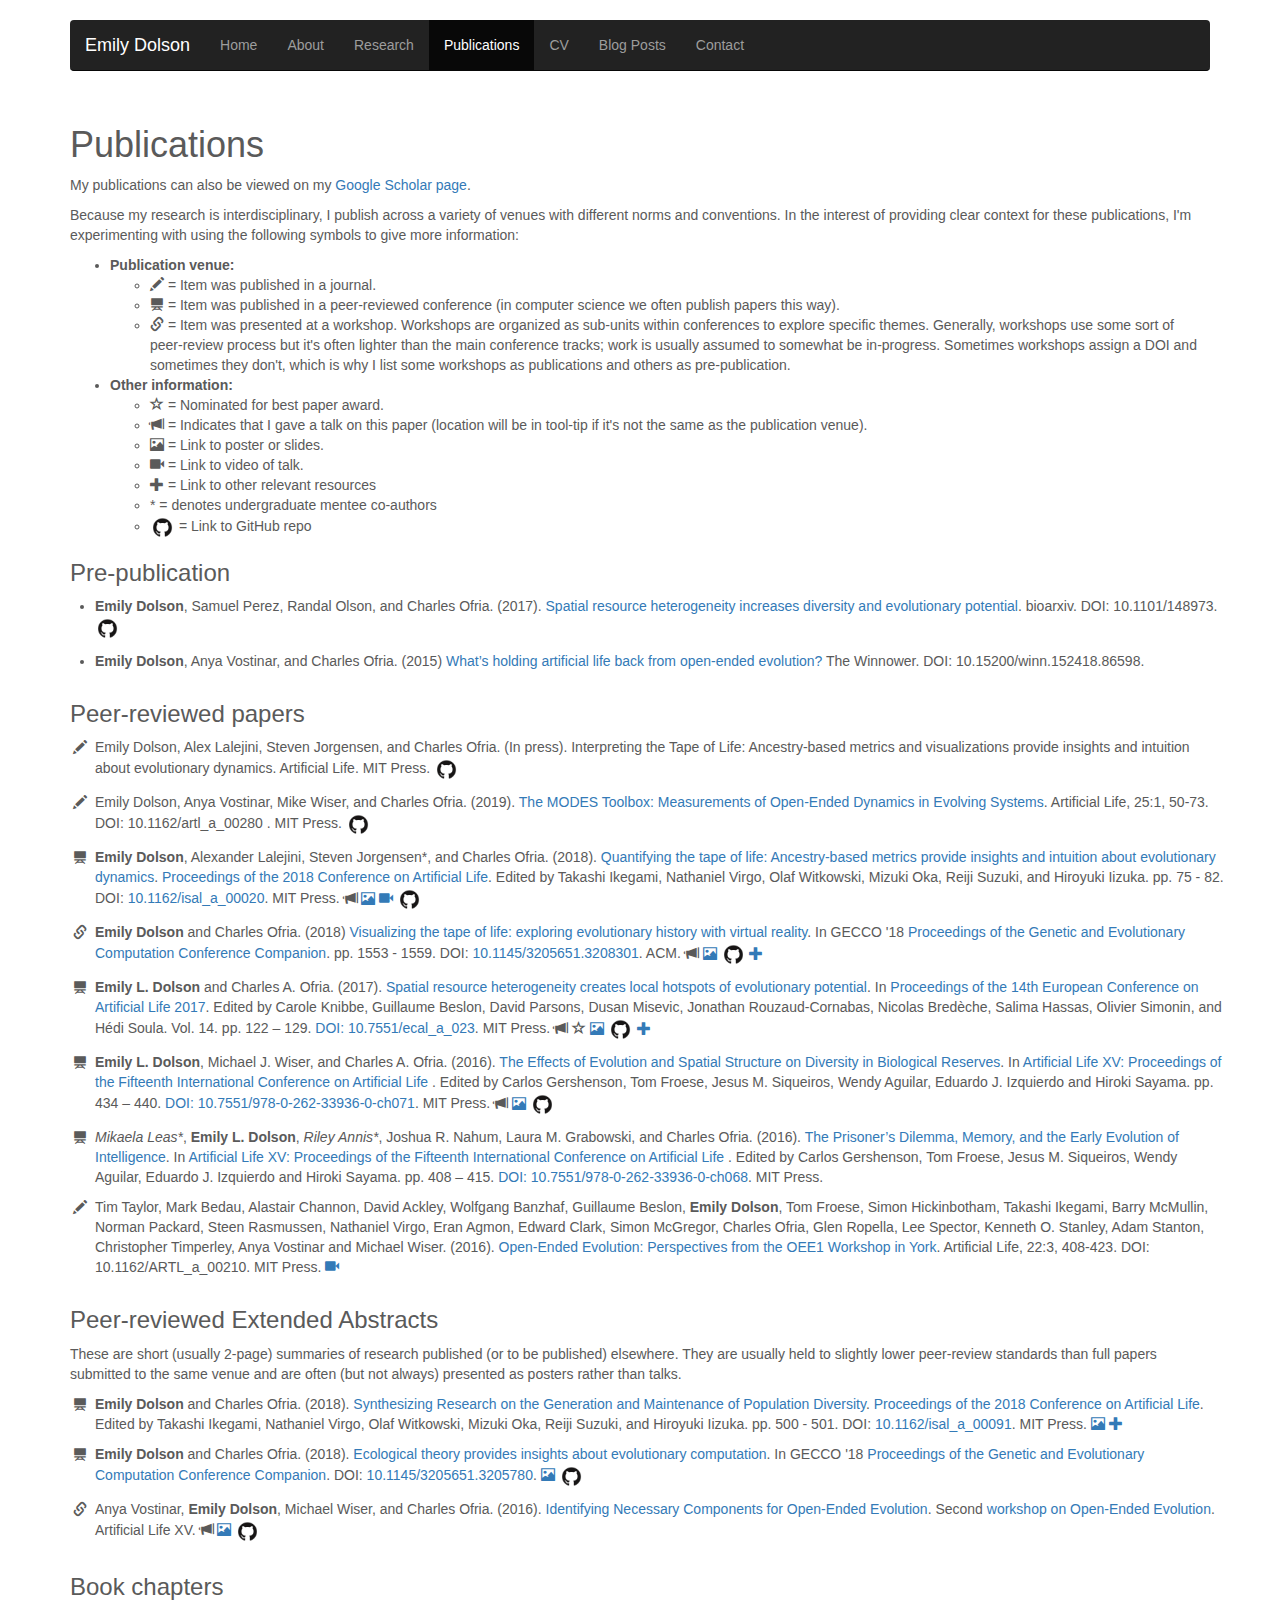
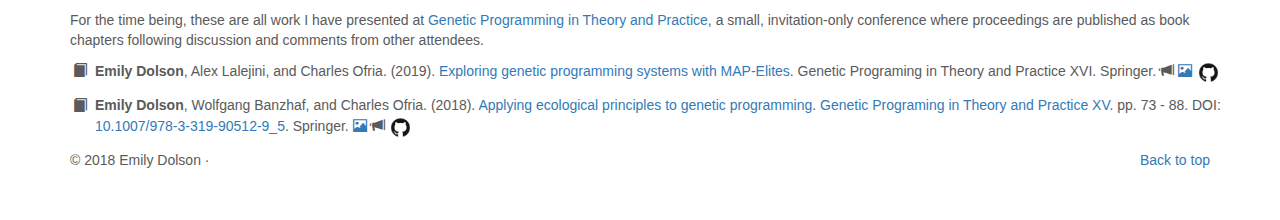
<file: publications.html>
<!DOCTYPE html>
<html lang="en">
  <head>
    <meta charset="utf-8">
    <meta http-equiv="X-UA-Compatible" content="IE=edge">
    <meta name="viewport" content="width=device-width, initial-scale=1">
    <!-- The above 3 meta tags *must* come first in the head; any other head content must come *after* these tags -->
    <title>Emily Dolson - Publications</title>

    <!-- Bootstrap -->
    <link href="bootstrap/css/bootstrap.min.css" rel="stylesheet">
    <link href="bootstrap/css/glyphicon-bullet-list.min.css" rel="stylesheet">

    <!-- IE10 viewport hack for Surface/desktop Windows 8 bug -->
    <link href="bootstrap/css/ie10-viewport-bug-workaround.css" rel="stylesheet">

    <!-- Custom styles for this template -->
    <link href="bootstrap/css/carousel.css" rel="stylesheet">
    <!-- HTML5 shim and Respond.js for IE8 support of HTML5 elements and media queries -->
    <!-- WARNING: Respond.js doesn't work if you view the page via file:// -->
    <!--[if lt IE 9]>
      <script src="https://oss.maxcdn.com/html5shiv/3.7.3/html5shiv.min.js"></script>
      <script src="https://oss.maxcdn.com/respond/1.4.2/respond.min.js"></script>
    <![endif]-->

  </head>

  <body>

    <div class="navbar-wrapper">
      <div class="container">

        <nav class="navbar navbar-inverse navbar-static-top">
          <div class="container">
            <div class="navbar-header">
              <button type="button" class="navbar-toggle collapsed" data-toggle="collapse" data-target="#navbar" aria-expanded="false" aria-controls="navbar">
                <span class="sr-only">Toggle navigation</span>
                <span class="icon-bar"></span>
                <span class="icon-bar"></span>
                <span class="icon-bar"></span>
              </button>
              <span class="navbar-brand" style="color:white">Emily Dolson</span>
            </div>
            <div id="navbar" class="navbar-collapse collapse">
              <ul class="nav navbar-nav">
                <li><a href="index.html">Home</a></li>
                <li><a href="about.html">About</a></li>
                <li><a href="research.html">Research</a></li>
                <li class="active"><a href="publications.html">Publications</a></li>
                <li><a href="cv.html">CV</a></li>
                <li><a href="blog-posts.html">Blog Posts</a></li>
                <li><a href="contact.html">Contact</a></li>
              </ul>
            </div>
          </div>
        </nav>

      </div>
    </div>

    <div class="container center-block" style="margin-top:40px">

      <h1>Publications</h1>

      <p>
        My publications can also be viewed on my <a href="https://scholar.google.com/citations?user=OE2Ay_gAAAAJ">Google Scholar page</a>.
      </p>

      <p>
      Because my research is interdisciplinary, I publish across a variety of venues with different norms and conventions. 
      In the interest of providing clear context for these publications, I'm experimenting with using the following symbols to give more information:
      <ul>
        <li><b>Publication venue:</b></li>
        <ul>
          <li><i class="glyphicon glyphicon-pencil"></i> = Item was published in a journal.</li>
          <li><i class="glyphicon glyphicon-blackboard"></i> = Item was published in a peer-reviewed conference (in computer science we often publish papers this way). </li>
          <li><i class="glyphicon glyphicon-link"></i> = Item was presented at a workshop. Workshops are organized as sub-units within conferences to explore specific themes.
          Generally, workshops use some sort of peer-review process but it's often lighter than the main conference tracks; work is usually assumed to somewhat be in-progress.
          Sometimes workshops assign a DOI and sometimes they don't, which is why I list some workshops as publications and others as pre-publication.  </li>
        </ul>
        <li><b>Other information:</b></li>
        <ul>
          <li><i class="glyphicon glyphicon-star-empty"></i> = Nominated for best paper award.</li>
          <li><i class="glyphicon glyphicon-bullhorn"></i> = Indicates that I gave a talk on this paper (location will be in tool-tip if it's not the same as the publication venue).</li>
          <li><i class="glyphicon glyphicon-picture"></i> = Link to poster or slides.</li>
          <li><i class="glyphicon glyphicon-facetime-video"></i> = Link to video of talk.</li>
          <li><i class="glyphicon glyphicon-plus"></i> = Link to other relevant resources</li>
          <li>* = denotes undergraduate mentee co-authors</li>
          <li><img src="images/GitHub-Mark.png" width="25"> = Link to GitHub repo </li>
        </ul>
      </ul>
      </p>

      <h3>Pre-publication</h3>
      <div class="row">
        <div class="center-block">
          <ul>
              <li><p><b>Emily Dolson</b>, Samuel Perez, Randal Olson, and Charles Ofria. (2017). <a href="https://www.biorxiv.org/content/early/2017/06/12/148973">Spatial resource heterogeneity increases diversity and evolutionary potential</a>. bioarxiv. DOI: 10.1101/148973. <a href="https://github.com/emilydolson/resource-heterogeneity"><img src="images/GitHub-Mark.png" width="25"></a></p></li>
              <li><p><b>Emily Dolson</b>, Anya Vostinar, and Charles Ofria. (2015) <a href="https://thewinnower.com/papers/2309-what-s-holding-artificial-life-back-from-open-ended-evolution">What’s holding artificial life back from open-ended evolution?</a> The Winnower. DOI: 10.15200/winn.152418.86598. </p></li>
          </ul>
        </div><!-- /.col-lg-4 -->
      </div>

      <h3>Peer-reviewed papers</h3>
      <div class="row">
        <div class="center-block">
          <ul class="glyphicon-bullet-list">
            <li class="list-pencil" data-toggle="tooltip" title="This is an extended journal version of 'quantifying the tape of life', which we were invited to submit after ALife 2018. It pulls in portions of 'visualizing the tape of life', and also includes some discussion of additional visualization techniques. It also adds data on from a more complex system (Avida) in addition to the very simple data included in the conference version.">
              <p>Emily Dolson, Alex Lalejini, Steven Jorgensen, and Charles Ofria. (In press). Interpreting the Tape of Life: Ancestry-based metrics and visualizations provide insights and intuition about evolutionary dynamics. Artificial Life. MIT Press. <a href="https://github.com/emilydolson/interpreting_the_tape_of_life"><img src="images/GitHub-Mark.png" width="25"></a></p>
            <li class="list-pencil" data-toggle="tooltip" title="This paper was the culmination of multiple workshop papers. It presents a generally-usable suite of technique for measuring open-ended evolution.">
              <p>Emily Dolson, Anya Vostinar, Mike Wiser, and Charles Ofria. (2019). <a href="pdfs/modes_paper.pdf">The MODES Toolbox: Measurements of Open-Ended Dynamics in Evolving Systems</a>. Artificial Life, 25:1, 50-73. DOI: 10.1162/artl_a_00280 . MIT Press. <a href="https://github.com/emilydolson/MODES-toolbox-paper"><img src="images/GitHub-Mark.png" width="25"></a></p>
            <li class="list-blackboard" data-toggle="tooltip" title="Evolution is the result of a vast number of tiny events. We would often like to make hypotheses about how these events play out, but doing so requires collecting a vast amount of data that it can then be hard to make sense of. In this paper, we suggest an appraoch to extracting useful, diagnostic metrics from this data. I presented this paper at the 2018 Artificial Life conference in Tokyo, where it was selected for a lightning talk (meaning it was deemed to be of general interest; lightning talks were scheduled immediately following keynotes, with no concurrent sessions)"><p><b>Emily Dolson</b>, Alexander Lalejini, Steven Jorgensen*, and Charles Ofria. (2018). <a href="pdfs/quantifying_tape_life.pdf">Quantifying the tape of life: Ancestry-based metrics provide insights and intuition about evolutionary dynamics</a>. <a href="https://www.mitpressjournals.org/toc/isal/30">Proceedings of the 2018 Conference on Artificial Life</a>. Edited by Takashi Ikegami, Nathaniel Virgo, Olaf Witkowski, Mizuki Oka, Reiji Suzuki, and Hiroyuki Iizuka. pp. 75 - 82. DOI: <a href="https://doi.org/10.1162/isal_a_00020">10.1162/isal_a_00020</a>. MIT Press. <i class="glyphicon glyphicon-bullhorn"></i> <a href="https://docs.google.com/presentation/d/1dV044J3JzfLrdgfwWS_4Bq8-3UHOqvQQgmqEZEkrcCc/edit?usp=sharing"><i class="glyphicon glyphicon-picture"></i></a> <a href="https://www.youtube.com/watch?v=AnOU_4DFQ0I&t=6m48s"><i class="glyphicon glyphicon-facetime-video"></i></a> <a href="https://github.com/stevenjson/ALife2018-Lineage"><img src="images/GitHub-Mark.png" width="25"></a></p></li>
            <li class="list-link" data-toggle="tooltip" title="While trying to test ground-truth for the paper above this one, I realized it would be really helpful to literally draw lineages on top of fitness landscapes. This presents a challenge in two dimensions. However, these days we have the technology to fix this problem by using virtual reality for data visualization. In this paper, I present a visualization I built using VR and discuss the potential future contributions that it could make to our understanding of fitness landscapes. I presented this paper at the VizGEC workshop at GECCO 2018 in Kyoto."><p><b>Emily Dolson</b> and Charles Ofria. (2018) <a href="pdfs/vr_fitness_landscape.pdf"> Visualizing the tape of life: exploring evolutionary history with virtual reality</a>. In GECCO '18 <a href="https://dl.acm.org/citation.cfm?id=3205651&picked=prox">Proceedings of the Genetic and Evolutionary Computation Conference Companion</a>. pp. 1553 - 1559. DOI: <a href="https://doi.org/10.1145/3205651.3208301">10.1145/3205651.3208301</a>. ACM. <i class="glyphicon glyphicon-bullhorn"></i> <a href="https://docs.google.com/presentation/d/1dorzrb_2NHrcpV54lSl5mKoQm46_Axg5YLxv9O2Fmu0/edit?usp=sharing"><i class="glyphicon glyphicon-picture"></i></a> <a href="https://github.com/emilydolson/fitness_landscape_visualizations"><img src="images/GitHub-Mark.png" width="25"></a> <a href="https://emilydolson.github.io/fitness_landscape_visualizations/"><i class="glyphicon glyphicon-plus"></i></a></p></li>
            <li class="list-blackboard" data-toggle="tooltip" title="If we could re-play evolution over and over again, would the same traits tend to evolve for the first time in the same geographical regions? Here, we demonstrate that in spatially heterogenous environments, certain reigons tend to have elevated evolutionary potential."><p><b>Emily L. Dolson</b> and Charles A. Ofria. (2017). <a href="pdfs/evolutionary_hotspots.pdf">Spatial resource heterogeneity creates local hotspots of evolutionary potential</a>. In <a href="http://cognet.mit.edu/journal/ecal2017">Proceedings of the 14th European Conference on Artificial Life 2017</a>. Edited by Carole Knibbe, Guillaume Beslon, David Parsons, Dusan Misevic, Jonathan Rouzaud-Cornabas, Nicolas Bredèche, Salima Hassas, Olivier Simonin, and Hédi Soula. Vol. 14. pp. 122 – 129. <a href="http://cognet.mit.edu/proceed/10.7551/ecal_a_023">DOI: 10.7551/ecal_a_023</a>. MIT Press. <i class="glyphicon glyphicon-bullhorn"></i> <i class="glyphicon glyphicon-star-empty"></i> <a href="https://docs.google.com/presentation/d/11bQhHKcpW8tySX54IvEyIHhuxLdTxl8liXd3_YgxCMU/edit?usp=sharing"><i class="glyphicon glyphicon-picture"></i></a> <a href="https://github.com/emilydolson/evo_in_space"><img src="images/GitHub-Mark.png" width="25"></a> <a href="https://beacon-center.org/blog/2017/10/31/in-search-of-evolutionary-hotspots/"><i class="glyphicon glyphicon-plus"></i></a></p></li>
            <li class="list-blackboard" data-toggle="tooltip" title="Placing reserves in an environment determines the spatial structure of populations in that environment, which is known to have a huge effect on evolution. This paper lays some preliminary groundwork for understanding the long-term evolutionary impacts of reserve shapes. I ran the experiments for this paper, Mike and I both contributed to analysis, and all authors partcipated in the design and writing. In addition to the 2016 Artificial Life conference, I presented this paper at the 2016 North American Conference on Conservation Biology in Madison, Wisconsin."><p><b>Emily L. Dolson</b>, Michael J. Wiser, and Charles A. Ofria. (2016). <a href="pdfs/evolution_reserve_placement.pdf">The Effects of Evolution and Spatial Structure on Diversity in Biological Reserves</a>. In <a href="https://mitpress.mit.edu/books/proceedings-artificial-life-conference-2016">Artificial Life XV: Proceedings of the Fifteenth International Conference on Artificial Life </a>. Edited by Carlos Gershenson, Tom Froese, Jesus M. Siqueiros, Wendy Aguilar, Eduardo J. Izquierdo and Hiroki Sayama. pp. 434 – 440. <a href="https://mitpress.mit.edu/sites/default/files/titles/content/conf/alife16/ch071.html">DOI: 10.7551/978-0-262-33936-0-ch071</a>. MIT Press. <i class="glyphicon glyphicon-bullhorn"></i> <a href="https://docs.google.com/presentation/d/1n9oO5a-jh7JNvTSgrZl_ClBlu9POpjSbdR0VQNupcj8/edit?usp=sharing"><i class="glyphicon glyphicon-picture"></i></a> <a href="https://github.com/emilydolson/conservationExperiment"><img src="images/GitHub-Mark.png" width="25"></a></p></li>
            <li class="list-blackboard" data-toggle="tooltip" title="How important is memory when playing iterated prisoner's dilemma? Mikaela Leas, a summer undergraduate student that Josh Nahum and I co-mentored, investigated this question by attaching a cost to memory. She presented the results at the 2016 Artificial Life conference in Cancun."><p><i>Mikaela Leas*</i>, <b>Emily L. Dolson</b>, <i>Riley Annis*</i>, Joshua R. Nahum, Laura M. Grabowski, and Charles Ofria. (2016). <a href="pdfs/prisoners_dilemma_memory.pdf">The Prisoner’s Dilemma, Memory, and the Early Evolution of Intelligence</a>.  In <a href="https://mitpress.mit.edu/books/proceedings-artificial-life-conference-2016">Artificial Life XV: Proceedings of the Fifteenth International Conference on Artificial Life </a>. Edited by Carlos Gershenson, Tom Froese, Jesus M. Siqueiros, Wendy Aguilar, Eduardo J. Izquierdo and Hiroki Sayama. pp. 408 – 415. <a href="https://mitpress.mit.edu/sites/default/files/titles/content/conf/alife16/ch068.html">DOI: 10.7551/978-0-262-33936-0-ch068</a>. MIT Press.</p></li>
            <li class="list-pencil" data-toggle="tooltip" title="This paper was a collaborative summary of the current state of research on open-ended evolution. It was organized by the first three authors (all the others are alphabetical), who invited contributors to speak at a workshop on Open-ended Evolution at the 2015 Artificial Life conference in York. Thereafter, the points brought up in these talks (and other points from ensuing conversation) were assembled into this paper. The video for this item shows my talk at the workshop.">
              <p>Tim Taylor, Mark Bedau, Alastair Channon, David Ackley, Wolfgang Banzhaf, Guillaume Beslon, <b>Emily Dolson</b>, Tom Froese, Simon Hickinbotham, Takashi Ikegami, Barry McMullin, Norman Packard, Steen Rasmussen, Nathaniel Virgo, Eran Agmon, Edward Clark, Simon McGregor, Charles Ofria, Glen Ropella, Lee Spector, Kenneth O. Stanley, Adam Stanton, Christopher Timperley, Anya Vostinar and Michael Wiser. (2016). <a href="http://www.mitpressjournals.org/doi/full/10.1162/ARTL_a_00210?mobileUi=0">Open-Ended Evolution: Perspectives from the OEE1 Workshop in York</a>. Artificial Life, 22:3, 408-423. DOI: 10.1162/ARTL_a_00210. MIT Press. <a href="https://youtu.be/vTV7SJUOzzQ?t=22m46s"><i class="glyphicon glyphicon-facetime-video"></i></a></p>
            </li>
          </ul>
        </div><!-- /.col-lg-4 -->
      </div>

      <h3>Peer-reviewed Extended Abstracts</h3>
      <p>These are short (usually 2-page) summaries of research published (or to be published) elsewhere. 
          They are usually held to slightly lower peer-review standards than full papers submitted to the same venue and are often (but not always) presented as posters rather than talks.</p>
      <div class="row">
        <div class="center-block">
          <ul class="glyphicon-bullet-list">
            <li class="list-blackboard" data-toggle="tooltip" title="This poster was an effort to recruit contributors to a large-scale collaborative review paper I'm organizing on population diversity research across biological and computational fields."><p><b>Emily Dolson</b> and Charles Ofria. (2018). <a href="pdfs/synthesizing_diversity.pdf">Synthesizing Research on the Generation and Maintenance of Population Diversity</a>. <a href="https://www.mitpressjournals.org/toc/isal/30">Proceedings of the 2018 Conference on Artificial Life</a>. Edited by Takashi Ikegami, Nathaniel Virgo, Olaf Witkowski, Mizuki Oka, Reiji Suzuki, and Hiroyuki Iizuka. pp. 500 - 501. DOI: <a href="https://doi.org/10.1162/isal_a_00091">10.1162/isal_a_00091</a>. MIT Press. <a href="pdfs/diversity_review_poster_alife.png"> <i class="glyphicon glyphicon-picture"></i></a> <a href="https://docs.google.com/document/d/172dUv7Kkngy7i2IAc18oX2PvFBrUp55dD99cokti55E/edit?usp=sharing"><i class="glyphicon glyphicon-plus"></i></a></p></li>
            <li class="list-blackboard" data-toggle="tooltip" title="This poster presents some of my preliminary thoughts on how we can use ecology as a common language for understanding how diversity maintenance techniques in evolutionary computation relate to each other. E-mail me for a current draft of the full paper."><p><b>Emily Dolson</b> and Charles Ofria. (2018). <a href="pdfs/ecological-theory-insights.pdf">Ecological theory provides insights about evolutionary computation</a>. In GECCO '18 <a href="https://dl.acm.org/citation.cfm?id=3205651&picked=prox">Proceedings of the Genetic and Evolutionary Computation Conference Companion</a>. DOI: <a href="https://doi.org/10.1145/3205651.3205780">10.1145/3205651.3205780</a>. <a href="pdfs/ecological_theory_gecco_poster.png"> <i class="glyphicon glyphicon-picture"></i></a> <a href="https://github.com/emilydolson/ecology_of_evolutionary_computation"><img src="images/GitHub-Mark.png" width="25"></a></p></li>
            <li class="list-link" data-toggle="tooltip" title="In this extended abstract (which is technically what we submitted this as, despite its length) we test whether our proposed open-ended evolution metrics would provide useful insight in the context of a simple NK model. Anya and I contributed equally to this paper and I presented it at the workshop because she couldn't be there."><p>Anya Vostinar, <b>Emily Dolson</b>, Michael Wiser, and Charles Ofria. (2016). <a href="pdfs/identifying-components-open.pdf">Identifying Necessary Components for Open-Ended Evolution</a>. Second <a href="http://www.tim-taylor.com/oee2/">workshop on Open-Ended Evolution</a>. Artificial Life XV. <i class="glyphicon glyphicon-bullhorn"></i> <a href="https://emilydolson.github.io/oee_alifexv/talk/oee_talk.html"><i class="glyphicon glyphicon-picture"></i></a> <a href="https://github.com/emilydolson/oee_alifexv"><img src="images/GitHub-Mark.png" width="25"></a></p></li> 
          </ul>
        </div><!-- /.col-lg-4 -->
      </div>
      
      <h3>Book chapters</h3>
      <p>For the time being, these are all work I have presented at 
          <a href="http://gptp-workshop.com/">Genetic Programming in Theory and Practice</a>, a small, invitation-only conference 
          where proceedings are published as book chapters following discussion and comments from other attendees.</p>
      <div class="row">
        <div class="center-block">
          <ul class="glyphicon-bullet-list list-book"> 
            <li data-toggle="tooltip" title="What program architecures (e.g. use of modules, loops, etc.) is a genetic programming representation capable of/best at using? We demonstrate that MAP-Elites is an excellent technique for answering this question. Alex and I contributed roughly equally to this paper (we both participated in all facets of it)."><p><b>Emily Dolson</b>, Alex Lalejini, and Charles Ofria. (2019). <a href="https://peerj.com/preprints/27154">Exploring genetic programming systems with MAP-Elites</a>. Genetic Programing in Theory and Practice XVI. Springer. <i class="glyphicon glyphicon-bullhorn"></i> <a href="https://docs.google.com/presentation/d/1N9D9ZX0k8SSUcGujBXakT7NbX-1219pnLv99eYKuOBE/edit?usp=sharing"><i class="glyphicon glyphicon-picture"></i></a> <a href="https://github.com/amlalejini/GPTP-2018-Exploring-Genetic-Programming-Systems-with-MAP-Elites"><img src="images/GitHub-Mark.png" width="25"></a></p></li>
            <li data-toggle="tooltip" title="Ecology plays a critical role in diversity maintenace approaches in evolutionary computation. In many cases, this creates an additional way to pass information to evolutionary algorithms, here called ecologically-mediated hints. One particularl ecologically-inspired algorithm, Eco-EA, has the useful trait of being robust to bad hints, which opens up promising avenues for future work."><p><b>Emily Dolson</b>, Wolfgang Banzhaf, and Charles Ofria. (2018). <a href="pdfs/applying-ecological-principles.pdf">Applying ecological principles to genetic programming</a>. <a href="https://www.springer.com/gp/book/9783319905112">Genetic Programing in Theory and Practice XV</a>. pp. 73 - 88. DOI: <a href="https://www.doi.org/10.1007/978-3-319-90512-9_5">10.1007/978-3-319-90512-9_5</a>. Springer. <a href="https://docs.google.com/presentation/d/1_wlAJJLcZsoSFJ8z2TOnfc098ghseWBb7sqZqq7X95Q/edit?usp=sharing"><i class="glyphicon glyphicon-picture"></i></a> <i class="glyphicon glyphicon-bullhorn"></i> <a href="https://github.com/emilydolson/eco-ea-box"><img src="images/GitHub-Mark.png" width="25"></a></p></li>
          </ul>
        </div><!-- /.col-lg-4 -->
      </div>
     

      <!-- FOOTER -->
      <footer>
        <p class="pull-right"><a href="#">Back to top</a></p>
        <p>&copy; 2018 Emily Dolson &middot;</p>
      </footer>

    </div><!-- /.container -->

    <!-- jQuery (necessary for Bootstrap's JavaScript plugins) -->
    <script src="https://ajax.googleapis.com/ajax/libs/jquery/1.12.4/jquery.min.js"></script>
    <!-- Include all compiled plugins (below), or include individual files as needed -->
    <script src="bootstrap/js/bootstrap.min.js"></script>
    <script src="bootstrap/js/ie10-viewport-bug-workaround.js"></script>
    <script>
        $(function () {
          $('[data-toggle="tooltip"]').tooltip()
        })
    </script> 

  </body>
</html>
</file>
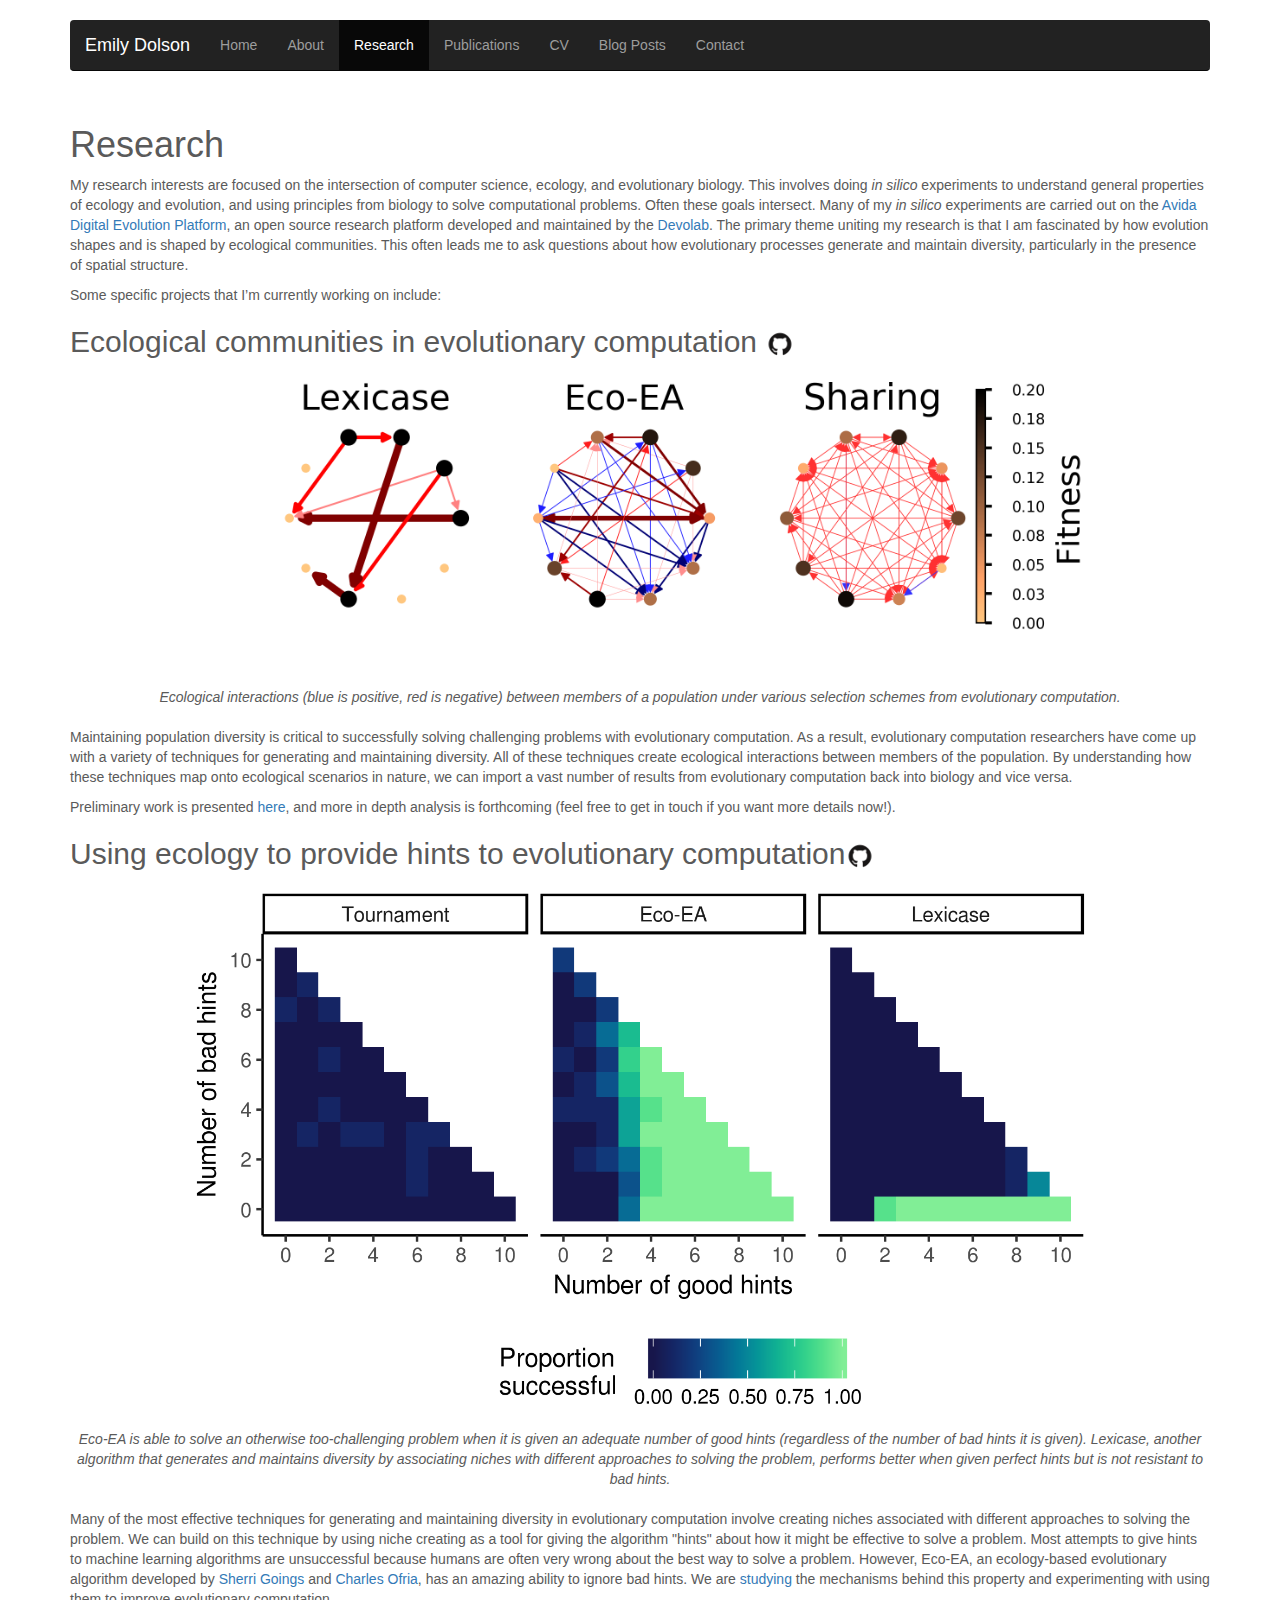
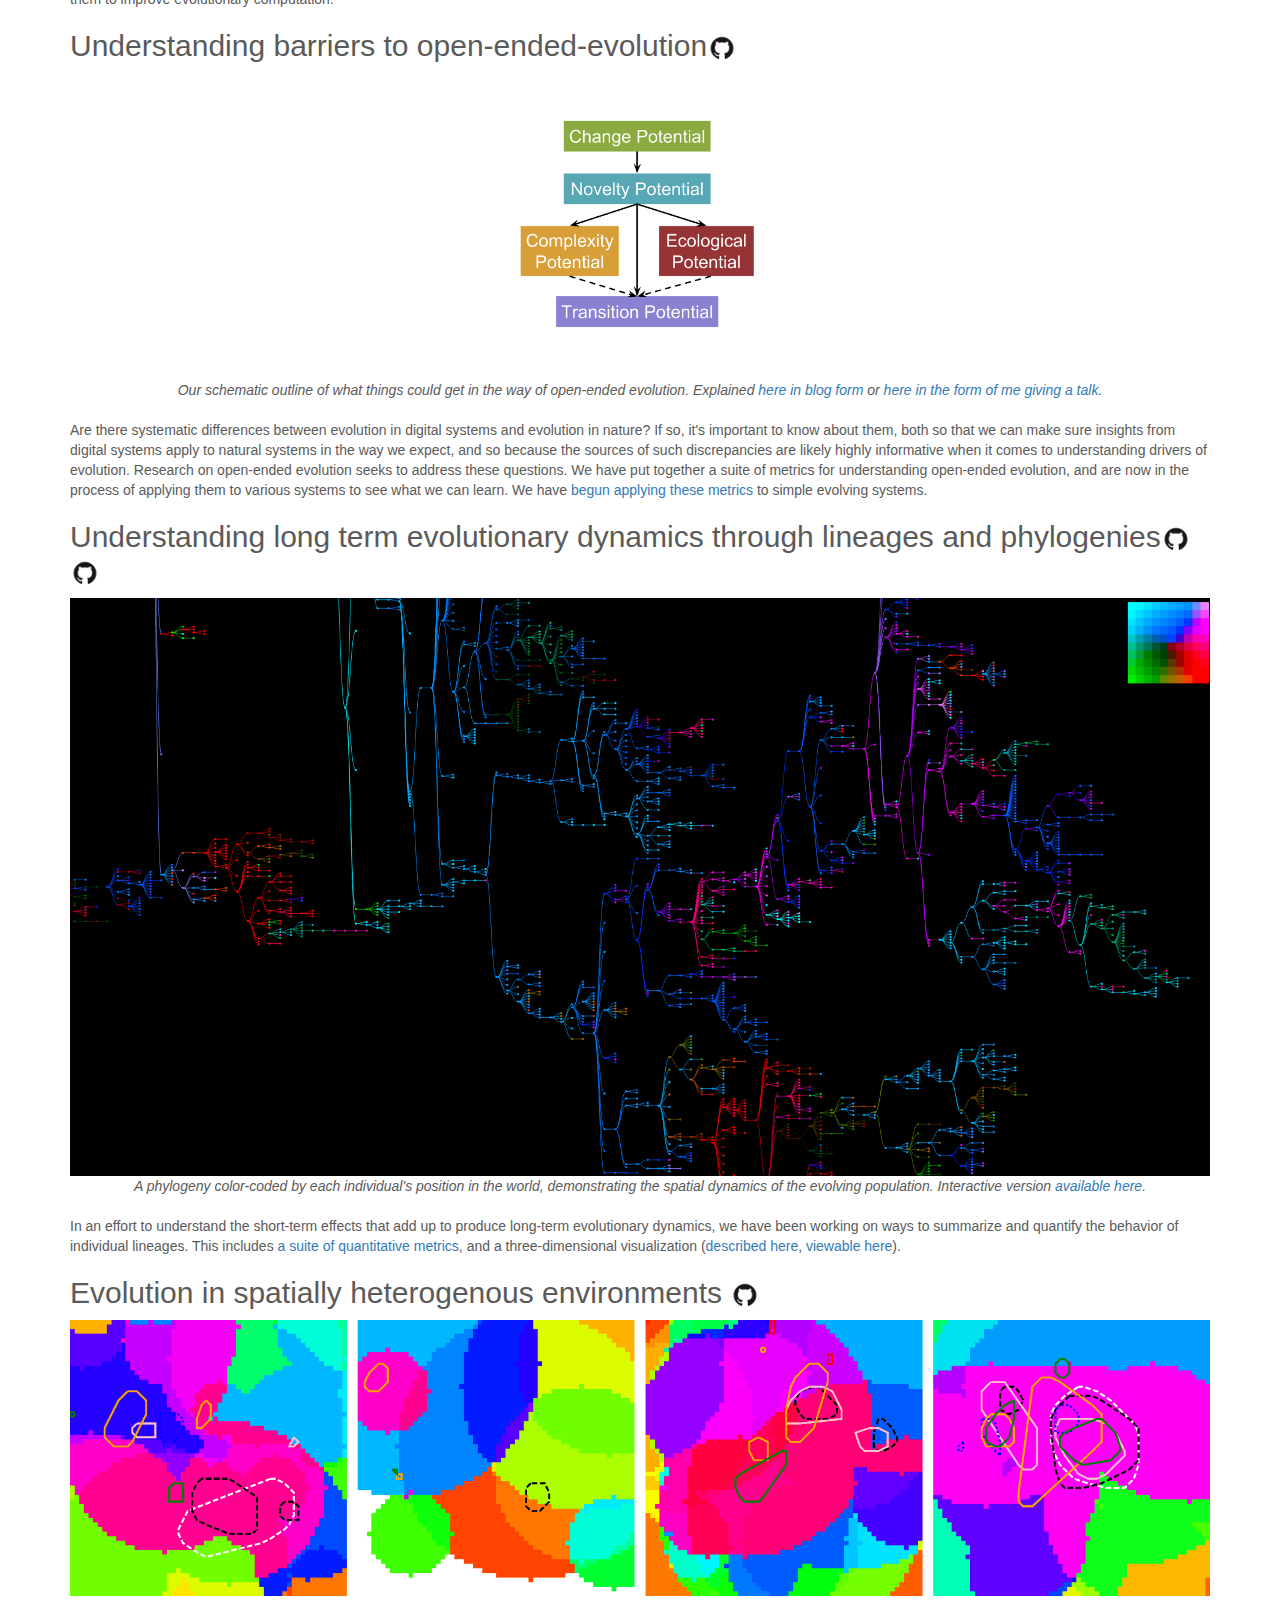
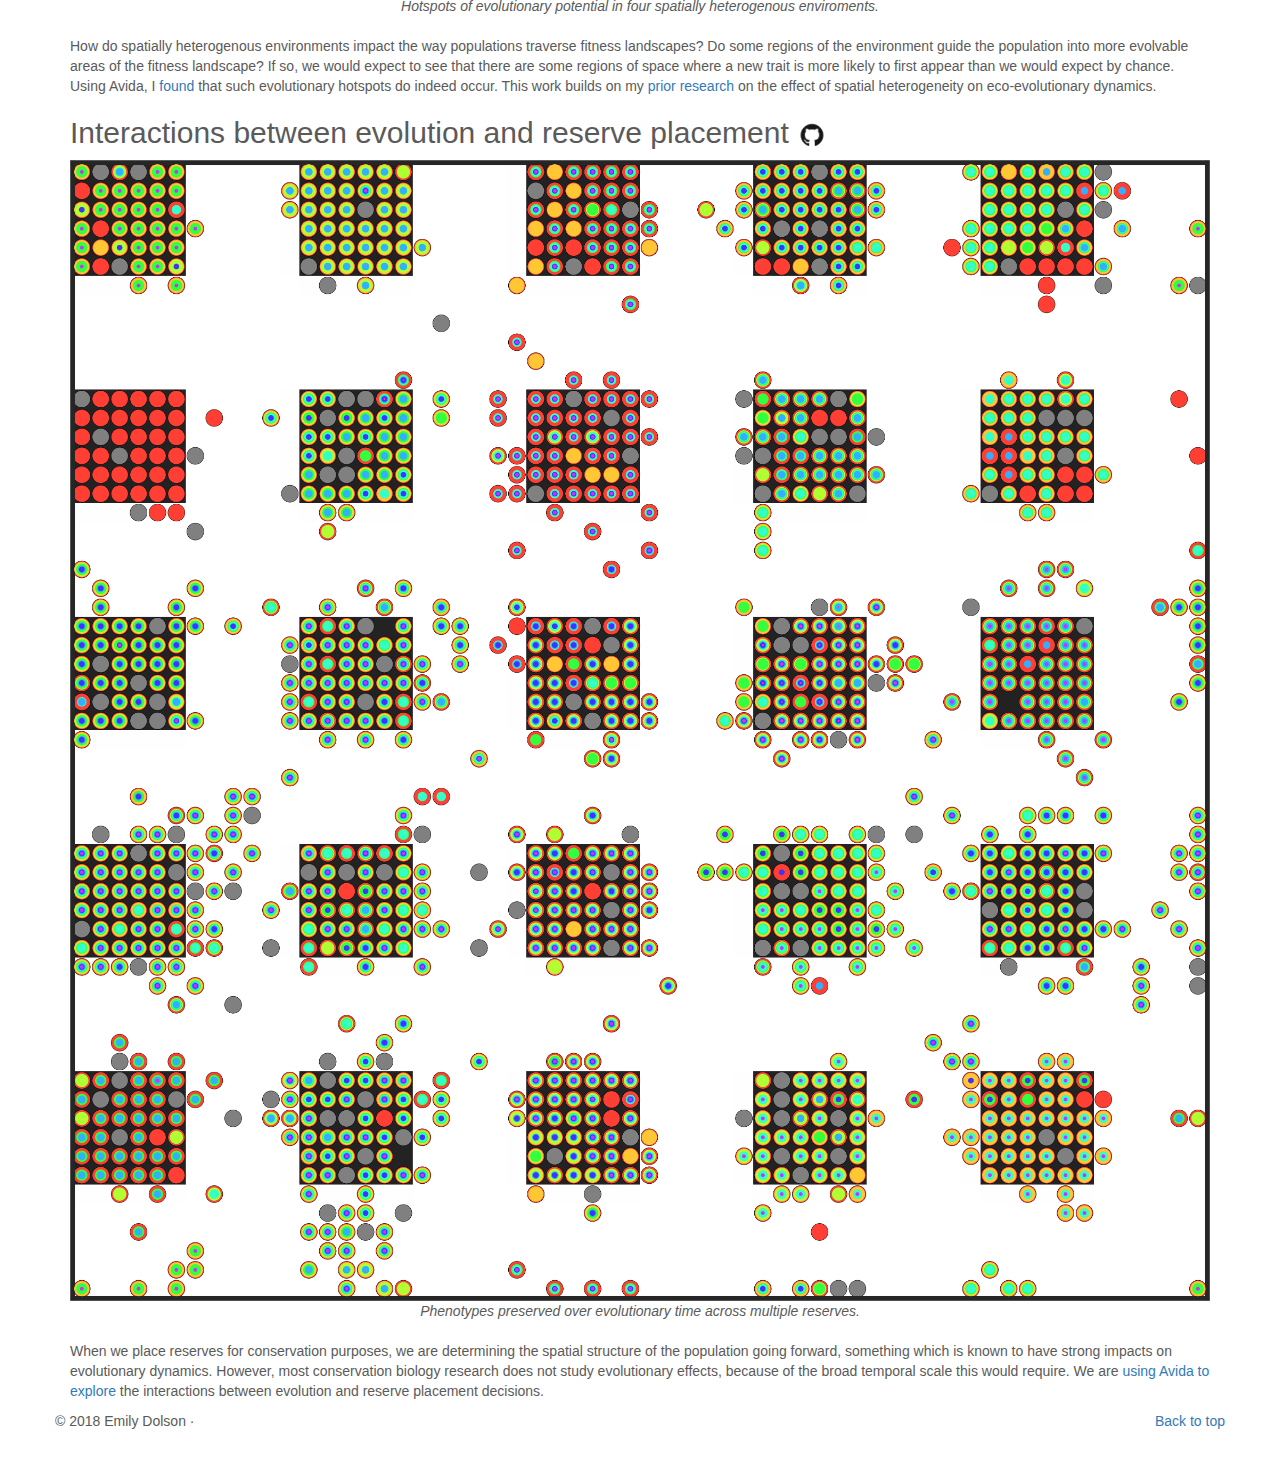
<file: research.html>
<!DOCTYPE html>
<html lang="en">
  <head>
    <meta charset="utf-8">
    <meta http-equiv="X-UA-Compatible" content="IE=edge">
    <meta name="viewport" content="width=device-width, initial-scale=1">
    <!-- The above 3 meta tags *must* come first in the head; any other head content must come *after* these tags -->
    <title>Emily Dolson - Research</title>

    <!-- Bootstrap -->
    <link href="bootstrap/css/bootstrap.min.css" rel="stylesheet">

    <!-- IE10 viewport hack for Surface/desktop Windows 8 bug -->
    <link href="bootstrap/css/ie10-viewport-bug-workaround.css" rel="stylesheet">

    <!-- Custom styles for this template -->
    <link href="bootstrap/css/carousel.css" rel="stylesheet">
    <!-- HTML5 shim and Respond.js for IE8 support of HTML5 elements and media queries -->
    <!-- WARNING: Respond.js doesn't work if you view the page via file:// -->
    <!--[if lt IE 9]>
      <script src="https://oss.maxcdn.com/html5shiv/3.7.3/html5shiv.min.js"></script>
      <script src="https://oss.maxcdn.com/respond/1.4.2/respond.min.js"></script>
    <![endif]-->
    <!-- Place this tag in your head or just before your close body tag. -->
    <script async defer src="https://buttons.github.io/buttons.js"></script>
  </head>

  <body>

    <div class="navbar-wrapper">
      <div class="container">

        <nav class="navbar navbar-inverse navbar-static-top">
          <div class="container">
            <div class="navbar-header">
              <button type="button" class="navbar-toggle collapsed" data-toggle="collapse" data-target="#navbar" aria-expanded="false" aria-controls="navbar">
                <span class="sr-only">Toggle navigation</span>
                <span class="icon-bar"></span>
                <span class="icon-bar"></span>
                <span class="icon-bar"></span>
              </button>
              <span class="navbar-brand" style="color:white">Emily Dolson</span>
            </div>
            <div id="navbar" class="navbar-collapse collapse">
              <ul class="nav navbar-nav">
                <li><a href="index.html">Home</a></li>
                <li><a href="about.html">About</a></li>
                <li class="active"><a href="research.html">Research</a></li>
                <li><a href="publications.html">Publications</a></li>
                <li><a href="cv.html">CV</a></li>
                <li><a href="blog-posts.html">Blog Posts</a></li>
                <li><a href="contact.html">Contact</a></li>
              </ul>
            </div>
          </div>
        </nav>

      </div>
    </div>

    <div class="container center-block" style="margin-top:40px">
      <h1>Research</h1>
      <!-- Three columns of text below the carousel -->
      <div class="row">
        <div class="container center-block">
          <p>My research interests are focused on the intersection of computer science, ecology, and evolutionary biology. 
            This involves doing <em>in silico</em> experiments to understand general properties of ecology and evolution, and using
            principles from biology to solve computational problems. Often these goals intersect. Many of my <em>in silico</em> 
            experiments are carried out on the <a href="http://avida.devosoft.org/">Avida Digital Evolution Platform</a>, an open 
            source research platform developed and maintained by the <a href="http://www.devolab.msu.edu">Devolab</a>. The primary 
            theme uniting my research is that I am fascinated by how evolution shapes and is shaped by ecological communities. 
            This often leads me to ask questions about how evolutionary processes generate and maintain diversity, particularly in the presence of spatial structure.</p>
          
          <p>Some specific projects that I&#8217;m currently working on include:</p>
          <h2 id="EC_ecology">Ecological communities in evolutionary computation <a href=https://github.com/emilydolson/ecology_of_evolutionary_computation><img src="images/GitHub-Mark.png" style="height:30px;vertical-align:middle;"></a></h2>
          <figure>
            <img src="images/interaction_networks.png" style="width:80%; display: block; margin-left: auto;margin-right: auto;">
            <figcaption style="text-align: center"><em>Ecological interactions (blue is positive, red is negative) between members of a population under various selection schemes from evolutionary computation.</em></figcaption>
            <br>
          </figure>
          <p>Maintaining population diversity is critical to successfully solving challenging problems with evolutionary computation.
            As a result, evolutionary computation researchers have come up with a variety of techniques for generating and maintaining diversity.
            All of these techniques create ecological interactions between members of the population. By understanding how these techniques map
            onto ecological scenarios in nature, we can import a vast number of results from evolutionary computation back into biology and vice versa.
          </p>
          <p>
            Preliminary work is presented <a href="pdfs/ecological-theory-insights.pdf">here</a>, and more in depth analysis is forthcoming (feel free to get in touch if you want more details now!).
          </p>

          <h2 id="eco_hints">Using ecology to provide hints to evolutionary computation<a href=https://github.com/emilydolson/eco-ea-box><img src="images/GitHub-Mark.png" style="height:30px;vertical-align:middle;"></a></h2>
          <figure>
            <img src="images/eco-ea-heatmaps.png" style="width:80%; display: block; margin-left: auto;margin-right: auto;">
            <figcaption style="text-align: center"><em>Eco-EA is able to solve an otherwise too-challenging problem when it is given an adequate number of good hints (regardless of the number of bad hints it is given).
              Lexicase, another algorithm that generates and maintains diversity by associating niches with different approaches to solving the problem, performs better when given perfect hints but is not resistant to bad hints.
            </em></figcaption>
            <br>
          </figure>
          <p>
            Many of the most effective techniques for generating and maintaining diversity in evolutionary computation involve creating niches associated with 
            different approaches to solving the problem. We can build on this technique by using niche creating as a tool for giving the algorithm "hints" about 
            how it might be effective to solve a problem. Most attempts to give hints to machine learning algorithms are unsuccessful because humans are often 
            very wrong about the best way to solve a problem. However, Eco-EA, an ecology-based evolutionary algorithm developed by 
            <a href="https://scholar.google.com/citations?user=jRXbZO4AAAAJ">Sherri Goings</a> and <a href="https://ofria.com">Charles Ofria</a>, has an amazing
            ability to ignore bad hints. We are <a href="pdfs/applying-ecological-principles.pdf">studying</a> the mechanisms behind this property and experimenting with using them to improve evolutionary computation.
          </p>

          <h2 id="oee">Understanding barriers to open-ended-evolution<a href=https://github.com/emilydolson/oee_alifexv><img src="images/GitHub-Mark.png" style="height:30px;vertical-align:middle;"></a></h2>
          <figure>
            <img src="images/Complexity_Barriers.png" style="width:100%; display: block; margin-left: auto;margin-right: auto;">
            <figcaption style="text-align: center"><em>Our schematic outline of what things could get in the way of open-ended evolution. 
              Explained <a href="http://devosoft.org/whats-holding-artificial-life-back-from-open-ended-evolution/">here in blog form</a> or <a href="https://youtu.be/vTV7SJUOzzQ?t=22m46s">here in the form of me giving a talk</a>.
            </em></figcaption>
            <br>
          </figure>
          <p>
            Are there systematic differences between evolution in digital systems and evolution in nature? If so, it's important to know about them, both so that we 
            can make sure insights from digital systems apply to natural systems in the way we expect, and so because the sources of such discrepancies are likely 
            highly informative when it comes to understanding drivers of evolution. Research on open-ended evolution seeks to address these questions. We have put 
            together a suite of metrics for understanding open-ended evolution, and are now in the process of applying them to various systems to see what we can learn. 
            We have <a href="pdfs/identifying-components-open.pdf">begun applying these metrics</a>  to simple evolving systems.
          </p>           

          <h2 id="lineages">Understanding long term evolutionary dynamics through lineages and phylogenies<a href=https://github.com/stevenjson/ALife2018-Lineage><img src="images/GitHub-Mark.png" style="height:30px;vertical-align:middle;"></a> <a href=https://github.com/emilydolson/fitness_landscape_visualizations><img src="images/GitHub-Mark.png" style="height:30px;vertical-align:middle;"></a></h2>
          <figure>
            <img src="images/spatialphylogeny.png" style="width:100%; display: block; margin-left: auto;margin-right: auto;">
            <figcaption style="text-align: center"><em>A phylogeny color-coded by each individual's position in the world, demonstrating the spatial dynamics of the evolving population. Interactive version <a href=https://emilydolson.github.io/visualizations/spatial_lineage/LineageViz.html>available here</a>.</em></figcaption>
            <br>
          </figure>
          <p>
            In an effort to understand the short-term effects that add up to produce long-term evolutionary dynamics, we have been working on ways to summarize and quantify the behavior of individual lineages.
            This includes <a href=https://peerj.com/preprints/26883/>a suite of quantitative metrics</a>, and a three-dimensional visualization (<a href="pdfs/vr_fitness_landscape.pdf">described here</a>, 
            <a href="https://emilydolson.github.io/fitness_landscape_visualizations/">viewable here</a>).
          </p> 

          <h2 id="hotspots">Evolution in spatially heterogenous environments <a href=https://github.com/emilydolson/evo_in_space><img src="images/GitHub-Mark.png" style="height:30px;vertical-align:middle;"></a></h2>
          <figure>
            <img src="images/50065_all_hotspots.png" style="width:100%; display: block; margin-left: auto;margin-right: auto;">
            <figcaption style="text-align: center"><em>Hotspots of evolutionary potential in four spatially heterogenous enviroments.</em></figcaption>
            <br>
          </figure>
          <p>
            How do spatially heterogenous environments impact the way populations traverse fitness landscapes? Do some regions of the environment guide the population into more evolvable areas of the fitness landscape?
            If so, we would expect to see that there are some regions of space where a new trait is more likely to first appear than we would expect by chance. Using Avida, I <a href="pdfs/evolutionary_hotspots.pdf">found</a> that such evolutionary hotspots
            do indeed occur. This work builds on my <a href="https://www.biorxiv.org/content/early/2017/06/12/148973">prior research</a> on the effect of spatial heterogeneity on eco-evolutionary dynamics.
          </p>
          
          <h2 id="reserve">Interactions between evolution and reserve placement <a href=https://github.com/emilydolson/conservationExperiment><img src="images/GitHub-Mark.png" style="height:30px;vertical-align:middle;"></a></h2>
          <figure>
            <img src="images/phenotype_niches_circlesconservation-25patches_6each_environment.png" style="width:100%; display: block; margin-left: auto;margin-right: auto;">
            <figcaption style="text-align: center"><em>Phenotypes preserved over evolutionary time across multiple reserves.</em></figcaption>
            <br>
          </figure>
          <p>
            When we place reserves for conservation purposes, we are determining the spatial structure of the population going forward, something which is known to have strong impacts on evolutionary dynamics.
            However, most conservation biology research does not study evolutionary effects, because of the broad temporal scale this would require. We are <a href="pdfs/evolution_reserve_placement.pdf">using Avida to explore</a> the interactions between 
            evolution and reserve placement decisions.
          </p>


        </div><!-- /.col-lg-4 -->


      <!-- FOOTER -->
      <footer>
        <p class="pull-right"><a href="#">Back to top</a></p>
        <p>&copy; 2018 Emily Dolson &middot;</p>
      </footer>

    </div><!-- /.container -->

    <!-- jQuery (necessary for Bootstrap's JavaScript plugins) -->
    <script src="https://ajax.googleapis.com/ajax/libs/jquery/1.12.4/jquery.min.js"></script>
    <!-- Include all compiled plugins (below), or include individual files as needed -->
    <script src="bootstrap/js/bootstrap.min.js"></script>
    <script src="bootstrap/js/ie10-viewport-bug-workaround.js"></script>
  </body>
</html>
</file>
<file: bootstrap/css/carousel.css>
/* GLOBAL STYLES
-------------------------------------------------- */
/* Padding below the footer and lighter body text */

body {
  padding-bottom: 40px;
  color: #5a5a5a;
}


/* CUSTOMIZE THE NAVBAR
-------------------------------------------------- */

/* Special class on .container surrounding .navbar, used for positioning it into place. */
.navbar-wrapper {
  position: absolute;
  top: 0;
  right: 0;
  left: 0;
  z-index: 20;
}

/* Flip around the padding for proper display in narrow viewports */
.navbar-wrapper > .container {
  padding-right: 0;
  padding-left: 0;
}
.navbar-wrapper .navbar {
  padding-right: 15px;
  padding-left: 15px;
}
.navbar-wrapper .navbar .container {
  width: auto;
}

.center-block {
  display: block;
  margin-left: auto;
  margin-right: auto;
}

/* CUSTOMIZE THE CAROUSEL
-------------------------------------------------- */

/* Carousel base class */
.carousel {
  height: 500px;
  margin-bottom: 60px;
}
/* Since positioning the image, we need to help out the caption */
.carousel-caption {
  z-index: 10;
}

/* Declare heights because of positioning of img element */
.carousel .item {
  height: 500px;
  background-color: #777;
}
.carousel-inner > .item > img {
  position: absolute;
  top: 0;
  left: 0;
  min-width: 100%;
  height: 500px;
}

.cover {
  object-fit: cover;

}

.lightbackground {
  background-color: black;
  padding: 10px;
}

/* MARKETING CONTENT
-------------------------------------------------- */

/* Center align the text within the three columns below the carousel */
.marketing .col-lg-4 {
  margin-bottom: 20px;
  text-align: center;
}
.marketing h2 {
  font-weight: normal;
}
.marketing .col-lg-4 p {
  margin-right: 10px;
  margin-left: 10px;
}


/* Featurettes
------------------------- */

.featurette-divider {
  margin: 80px 0; /* Space out the Bootstrap <hr> more */
}

/* Thin out the marketing headings */
.featurette-heading {
  font-weight: 300;
  line-height: 1;
  letter-spacing: -1px;
}


/* RESPONSIVE CSS
-------------------------------------------------- */

@media (min-width: 768px) {
  /* Navbar positioning foo */
  .navbar-wrapper {
    margin-top: 20px;
  }
  .navbar-wrapper .container {
    padding-right: 15px;
    padding-left: 15px;
  }
  .navbar-wrapper .navbar {
    padding-right: 0;
    padding-left: 0;
  }

  /* The navbar becomes detached from the top, so we round the corners */
  .navbar-wrapper .navbar {
    border-radius: 4px;
  }

  /* Bump up size of carousel content */
  .carousel-caption p {
    margin-bottom: 20px;
    font-size: 21px;
    line-height: 1.4;
  }

  .featurette-heading {
    font-size: 50px;
  }
}

@media (min-width: 992px) {
  .featurette-heading {
    margin-top: 120px;
  }
}

.tooltip-inner {
  max-width: 1000px; /* the minimum width */
}
</file>
<file: bootstrap/css/ie10-viewport-bug-workaround.css>
/*!
 * IE10 viewport hack for Surface/desktop Windows 8 bug
 * Copyright 2014-2015 Twitter, Inc.
 * Licensed under MIT (https://github.com/twbs/bootstrap/blob/master/LICENSE)
 */

/*
 * See the Getting Started docs for more information:
 * http://getbootstrap.com/getting-started/#support-ie10-width
 */
@-ms-viewport     { width: device-width; }
@-o-viewport      { width: device-width; }
@viewport         { width: device-width; }
</file>
<file: bootstrap/css/glyphicon-bullet-list.min.css>
ul.glyphicon-bullet-list{list-style:none}ul.glyphicon-bullet-list li::before{font-family:'Glyphicons Halflings';float:left;margin-top:0;margin-left:-22px}ul.list-asterix li::before{content:"\002a"}ul.list-plus li::before{content:"\002b"}ul.list-euro li::before,ul.list-eur li::before{content:"\20ac"}ul.list-minus li::before{content:"\2212"}ul.list-cloud li::before{content:"\2601"}ul.list-envelope li::before{content:"\2709"}ul.list-pencil li::before{content:"\270f"}ul.list-glass li::before{content:"\e001"}ul.list-music li::before{content:"\e002"}ul.list-search li::before{content:"\e003"}ul.list-heart li::before{content:"\e005"}ul.list-star li::before{content:"\e006"}ul.list-star-empty li::before{content:"\e007"}ul.list-user li::before{content:"\e008"}ul.list-film li::before{content:"\e009"}ul.list-th-large li::before{content:"\e010"}ul.list-th li::before{content:"\e011"}ul.list-th-list li::before{content:"\e012"}ul.list-ok li::before{content:"\e013"}ul.list-remove li::before{content:"\e014"}ul.list-zoom-in li::before{content:"\e015"}ul.list-zoom-out li::before{content:"\e016"}ul.list-off li::before{content:"\e017"}ul.list-signal li::before{content:"\e018"}ul.list-cog li::before{content:"\e019"}ul.list-trash li::before{content:"\e020"}ul.list-home li::before{content:"\e021"}ul.list-file li::before{content:"\e022"}ul.list-time li::before{content:"\e023"}ul.list-road li::before{content:"\e024"}ul.list-download-alt li::before{content:"\e025"}ul.list-download li::before{content:"\e026"}ul.list-upload li::before{content:"\e027"}ul.list-inbox li::before{content:"\e028"}ul.list-play-circle li::before{content:"\e029"}ul.list-repeat li::before{content:"\e030"}ul.list-refresh li::before{content:"\e031"}ul.list-list-alt li::before{content:"\e032"}ul.list-lock li::before{content:"\e033"}ul.list-flag li::before{content:"\e034"}ul.list-headphones li::before{content:"\e035"}ul.list-volume-off li::before{content:"\e036"}ul.list-volume-down li::before{content:"\e037"}ul.list-volume-up li::before{content:"\e038"}ul.list-qrcode li::before{content:"\e039"}ul.list-barcode li::before{content:"\e040"}ul.list-tag li::before{content:"\e041"}ul.list-tags li::before{content:"\e042"}ul.list-book li::before{content:"\e043"}ul.list-bookmark li::before{content:"\e044"}ul.list-print li::before{content:"\e045"}ul.list-camera li::before{content:"\e046"}ul.list-font li::before{content:"\e047"}ul.list-bold li::before{content:"\e048"}ul.list-italic li::before{content:"\e049"}ul.list-text-height li::before{content:"\e050"}ul.list-text-width li::before{content:"\e051"}ul.list-align-left li::before{content:"\e052"}ul.list-align-center li::before{content:"\e053"}ul.list-align-right li::before{content:"\e054"}ul.list-align-justify li::before{content:"\e055"}ul.list-list li::before{content:"\e056"}ul.list-indent-left li::before{content:"\e057"}ul.list-indent-right li::before{content:"\e058"}ul.list-facetime-video li::before{content:"\e059"}ul.list-picture li::before{content:"\e060"}ul.list-map-marker li::before{content:"\e062"}ul.list-adjust li::before{content:"\e063"}ul.list-tint li::before{content:"\e064"}ul.list-edit li::before{content:"\e065"}ul.list-share li::before{content:"\e066"}ul.list-check li::before{content:"\e067"}ul.list-move li::before{content:"\e068"}ul.list-step-backward li::before{content:"\e069"}ul.list-fast-backward li::before{content:"\e070"}ul.list-backward li::before{content:"\e071"}ul.list-play li::before{content:"\e072"}ul.list-pause li::before{content:"\e073"}ul.list-stop li::before{content:"\e074"}ul.list-forward li::before{content:"\e075"}ul.list-fast-forward li::before{content:"\e076"}ul.list-step-forward li::before{content:"\e077"}ul.list-eject li::before{content:"\e078"}ul.list-chevron-left li::before{content:"\e079"}ul.list-chevron-right li::before{content:"\e080"}ul.list-plus-sign li::before{content:"\e081"}ul.list-minus-sign li::before{content:"\e082"}ul.list-remove-sign li::before{content:"\e083"}ul.list-ok-sign li::before{content:"\e084"}ul.list-question-sign li::before{content:"\e085"}ul.list-info-sign li::before{content:"\e086"}ul.list-screenshot li::before{content:"\e087"}ul.list-remove-circle li::before{content:"\e088"}ul.list-ok-circle li::before{content:"\e089"}ul.list-ban-circle li::before{content:"\e090"}ul.list-arrow-left li::before{content:"\e091"}ul.list-arrow-right li::before{content:"\e092"}ul.list-arrow-up li::before{content:"\e093"}ul.list-arrow-down li::before{content:"\e094"}ul.list-share-alt li::before{content:"\e095"}ul.list-resize-full li::before{content:"\e096"}ul.list-resize-small li::before{content:"\e097"}ul.list-exclamation-sign li::before{content:"\e101"}ul.list-gift li::before{content:"\e102"}ul.list-leaf li::before{content:"\e103"}ul.list-fire li::before{content:"\e104"}ul.list-eye-open li::before{content:"\e105"}ul.list-eye-close li::before{content:"\e106"}ul.list-warning-sign li::before{content:"\e107"}ul.list-plane li::before{content:"\e108"}ul.list-calendar li::before{content:"\e109"}ul.list-random li::before{content:"\e110"}ul.list-comment li::before{content:"\e111"}ul.list-magnet li::before{content:"\e112"}ul.list-chevron-up li::before{content:"\e113"}ul.list-chevron-down li::before{content:"\e114"}ul.list-retweet li::before{content:"\e115"}ul.list-shopping-cart li::before{content:"\e116"}ul.list-folder-close li::before{content:"\e117"}ul.list-folder-open li::before{content:"\e118"}ul.list-resize-vertical li::before{content:"\e119"}ul.list-resize-horizontal li::before{content:"\e120"}ul.list-hdd li::before{content:"\e121"}ul.list-bullhorn li::before{content:"\e122"}ul.list-bell li::before{content:"\e123"}ul.list-certificate li::before{content:"\e124"}ul.list-thumbs-up li::before{content:"\e125"}ul.list-thumbs-down li::before{content:"\e126"}ul.list-hand-right li::before{content:"\e127"}ul.list-hand-left li::before{content:"\e128"}ul.list-hand-up li::before{content:"\e129"}ul.list-hand-down li::before{content:"\e130"}ul.list-circle-arrow-right li::before{content:"\e131"}ul.list-circle-arrow-left li::before{content:"\e132"}ul.list-circle-arrow-up li::before{content:"\e133"}ul.list-circle-arrow-down li::before{content:"\e134"}ul.list-globe li::before{content:"\e135"}ul.list-wrench li::before{content:"\e136"}ul.list-tasks li::before{content:"\e137"}ul.list-filter li::before{content:"\e138"}ul.list-briefcase li::before{content:"\e139"}ul.list-fullscreen li::before{content:"\e140"}ul.list-dashboard li::before{content:"\e141"}ul.list-paperclip li::before{content:"\e142"}ul.list-heart-empty li::before{content:"\e143"}ul.list-link li::before{content:"\e144"}ul.list-phone li::before{content:"\e145"}ul.list-pushpin li::before{content:"\e146"}ul.list-usd li::before{content:"\e148"}ul.list-gbp li::before{content:"\e149"}ul.list-sort li::before{content:"\e150"}ul.list-sort-by-alphabet li::before{content:"\e151"}ul.list-sort-by-alphabet-alt li::before{content:"\e152"}ul.list-sort-by-order li::before{content:"\e153"}ul.list-sort-by-order-alt li::before{content:"\e154"}ul.list-sort-by-attributes li::before{content:"\e155"}ul.list-sort-by-attributes-alt li::before{content:"\e156"}ul.list-unchecked li::before{content:"\e157"}ul.list-expand li::before{content:"\e158"}ul.list-collapse-down li::before{content:"\e159"}ul.list-collapse-up li::before{content:"\e160"}ul.list-log-in li::before{content:"\e161"}ul.list-flash li::before{content:"\e162"}ul.list-log-out li::before{content:"\e163"}ul.list-new-window li::before{content:"\e164"}ul.list-record li::before{content:"\e165"}ul.list-save li::before{content:"\e166"}ul.list-open li::before{content:"\e167"}ul.list-saved li::before{content:"\e168"}ul.list-import li::before{content:"\e169"}ul.list-export li::before{content:"\e170"}ul.list-send li::before{content:"\e171"}ul.list-floppy-disk li::before{content:"\e172"}ul.list-floppy-saved li::before{content:"\e173"}ul.list-floppy-remove li::before{content:"\e174"}ul.list-floppy-save li::before{content:"\e175"}ul.list-floppy-open li::before{content:"\e176"}ul.list-credit-card li::before{content:"\e177"}ul.list-transfer li::before{content:"\e178"}ul.list-cutlery li::before{content:"\e179"}ul.list-header li::before{content:"\e180"}ul.list-compressed li::before{content:"\e181"}ul.list-earphone li::before{content:"\e182"}ul.list-phone-alt li::before{content:"\e183"}ul.list-tower li::before{content:"\e184"}ul.list-stats li::before{content:"\e185"}ul.list-sd-video li::before{content:"\e186"}ul.list-hd-video li::before{content:"\e187"}ul.list-subtitles li::before{content:"\e188"}ul.list-sound-stereo li::before{content:"\e189"}ul.list-sound-dolby li::before{content:"\e190"}ul.list-sound-5-1 li::before{content:"\e191"}ul.list-sound-6-1 li::before{content:"\e192"}ul.list-sound-7-1 li::before{content:"\e193"}ul.list-copyright-mark li::before{content:"\e194"}ul.list-registration-mark li::before{content:"\e195"}ul.list-cloud-download li::before{content:"\e197"}ul.list-cloud-upload li::before{content:"\e198"}ul.list-tree-conifer li::before{content:"\e199"}ul.list-tree-deciduous li::before{content:"\e200"}ul.list-cd li::before{content:"\e201"}ul.list-save-file li::before{content:"\e202"}ul.list-open-file li::before{content:"\e203"}ul.list-level-up li::before{content:"\e204"}ul.list-copy li::before{content:"\e205"}ul.list-paste li::before{content:"\e206"}ul.list-alert li::before{content:"\e209"}ul.list-equalizer li::before{content:"\e210"}ul.list-king li::before{content:"\e211"}ul.list-queen li::before{content:"\e212"}ul.list-pawn li::before{content:"\e213"}ul.list-bishop li::before{content:"\e214"}ul.list-knight li::before{content:"\e215"}ul.list-baby-formula li::before{content:"\e216"}ul.list-tent li::before{content:"\26fa"}ul.list-blackboard li::before{content:"\e218"}ul.list-bed li::before{content:"\e219"}ul.list-apple li::before{content:"\f8ff"}ul.list-erase li::before{content:"\e221"}ul.list-hourglass li::before{content:"\231b"}ul.list-lamp li::before{content:"\e223"}ul.list-duplicate li::before{content:"\e224"}ul.list-piggy-bank li::before{content:"\e225"}ul.list-scissors li::before{content:"\e226"}ul.list-bitcoin li::before{content:"\e227"}ul.list-btc li::before{content:"\e227"}ul.list-xbt li::before{content:"\e227"}ul.list-yen li::before{content:"\00a5"}ul.list-jpy li::before{content:"\00a5"}ul.list-ruble li::before{content:"\20bd"}ul.list-rub li::before{content:"\20bd"}ul.list-scale li::before{content:"\e230"}ul.list-ice-lolly li::before{content:"\e231"}ul.list-ice-lolly-tasted li::before{content:"\e232"}ul.list-education li::before{content:"\e233"}ul.list-option-horizontal li::before{content:"\e234"}ul.list-option-vertical li::before{content:"\e235"}ul.list-menu-hamburger li::before{content:"\e236"}ul.list-modal-window li::before{content:"\e237"}ul.list-oil li::before{content:"\e238"}ul.list-grain li::before{content:"\e239"}ul.list-sunglasses li::before{content:"\e240"}ul.list-text-size li::before{content:"\e241"}ul.list-text-color li::before{content:"\e242"}ul.list-text-background li::before{content:"\e243"}ul.list-object-align-top li::before{content:"\e244"}ul.list-object-align-bottom li::before{content:"\e245"}ul.list-object-align-horizontal li::before{content:"\e246"}ul.list-object-align-left li::before{content:"\e247"}ul.list-object-align-vertical li::before{content:"\e248"}ul.list-object-align-right li::before{content:"\e249"}ul.list-triangle-right li::before{content:"\e250"}ul.list-triangle-left li::before{content:"\e251"}ul.list-triangle-bottom li::before{content:"\e252"}ul.list-triangle-top li::before{content:"\e253"}ul.list-console li::before{content:"\e254"}ul.list-superscript li::before{content:"\e255"}ul.list-subscript li::before{content:"\e256"}ul.list-menu-left li::before{content:"\e257"}ul.list-menu-right li::before{content:"\e258"}ul.list-menu-down li::before{content:"\e259"}ul.list-menu-up li::before{content:"\e260"}li.list-asterix::before{content:"\002a"!important}li.list-plus::before{content:"\002b"!important}li.list-euro::before,li.list-eur::before{content:"\20ac"!important}li.list-minus::before{content:"\2212"!important}li.list-cloud::before{content:"\2601"!important}li.list-envelope::before{content:"\2709"!important}li.list-pencil::before{content:"\270f"!important}li.list-glass::before{content:"\e001"!important}li.list-music::before{content:"\e002"!important}li.list-search::before{content:"\e003"!important}li.list-heart::before{content:"\e005"!important}li.list-star::before{content:"\e006"!important}li.list-star-empty::before{content:"\e007"!important}li.list-user::before{content:"\e008"!important}li.list-film::before{content:"\e009"!important}li.list-th-large::before{content:"\e010"!important}li.list-th::before{content:"\e011"!important}li.list-th-list::before{content:"\e012"!important}li.list-ok::before{content:"\e013"!important}li.list-remove::before{content:"\e014"!important}li.list-zoom-in::before{content:"\e015"!important}li.list-zoom-out::before{content:"\e016"!important}li.list-off::before{content:"\e017"!important}li.list-signal::before{content:"\e018"!important}li.list-cog::before{content:"\e019"!important}li.list-trash::before{content:"\e020"!important}li.list-home::before{content:"\e021"!important}li.list-file::before{content:"\e022"!important}li.list-time::before{content:"\e023"!important}li.list-road::before{content:"\e024"!important}li.list-download-alt::before{content:"\e025"!important}li.list-download::before{content:"\e026"!important}li.list-upload::before{content:"\e027"!important}li.list-inbox::before{content:"\e028"!important}li.list-play-circle::before{content:"\e029"!important}li.list-repeat::before{content:"\e030"!important}li.list-refresh::before{content:"\e031"!important}li.list-list-alt::before{content:"\e032"!important}li.list-lock::before{content:"\e033"!important}li.list-flag::before{content:"\e034"!important}li.list-headphones::before{content:"\e035"!important}li.list-volume-off::before{content:"\e036"!important}li.list-volume-down::before{content:"\e037"!important}li.list-volume-up::before{content:"\e038"!important}li.list-qrcode::before{content:"\e039"!important}li.list-barcode::before{content:"\e040"!important}li.list-tag::before{content:"\e041"!important}li.list-tags::before{content:"\e042"!important}li.list-book::before{content:"\e043"!important}li.list-bookmark::before{content:"\e044"!important}li.list-print::before{content:"\e045"!important}li.list-camera::before{content:"\e046"!important}li.list-font::before{content:"\e047"!important}li.list-bold::before{content:"\e048"!important}li.list-italic::before{content:"\e049"!important}li.list-text-height::before{content:"\e050"!important}li.list-text-width::before{content:"\e051"!important}li.list-align-left::before{content:"\e052"!important}li.list-align-center::before{content:"\e053"!important}li.list-align-right::before{content:"\e054"!important}li.list-align-justify::before{content:"\e055"!important}li.list-list::before{content:"\e056"!important}li.list-indent-left::before{content:"\e057"!important}li.list-indent-right::before{content:"\e058"!important}li.list-facetime-video::before{content:"\e059"!important}li.list-picture::before{content:"\e060"!important}li.list-map-marker::before{content:"\e062"!important}li.list-adjust::before{content:"\e063"!important}li.list-tint::before{content:"\e064"!important}li.list-edit::before{content:"\e065"!important}li.list-share::before{content:"\e066"!important}li.list-check::before{content:"\e067"!important}li.list-move::before{content:"\e068"!important}li.list-step-backward::before{content:"\e069"!important}li.list-fast-backward::before{content:"\e070"!important}li.list-backward::before{content:"\e071"!important}li.list-play::before{content:"\e072"!important}li.list-pause::before{content:"\e073"!important}li.list-stop::before{content:"\e074"!important}li.list-forward::before{content:"\e075"!important}li.list-fast-forward::before{content:"\e076"!important}li.list-step-forward::before{content:"\e077"!important}li.list-eject::before{content:"\e078"!important}li.list-chevron-left::before{content:"\e079"!important}li.list-chevron-right::before{content:"\e080"!important}li.list-plus-sign::before{content:"\e081"!important}li.list-minus-sign::before{content:"\e082"!important}li.list-remove-sign::before{content:"\e083"!important}li.list-ok-sign::before{content:"\e084"!important}li.list-question-sign::before{content:"\e085"!important}li.list-info-sign::before{content:"\e086"!important}li.list-screenshot::before{content:"\e087"!important}li.list-remove-circle::before{content:"\e088"!important}li.list-ok-circle::before{content:"\e089"!important}li.list-ban-circle::before{content:"\e090"!important}li.list-arrow-left::before{content:"\e091"!important}li.list-arrow-right::before{content:"\e092"!important}li.list-arrow-up::before{content:"\e093"!important}li.list-arrow-down::before{content:"\e094"!important}li.list-share-alt::before{content:"\e095"!important}li.list-resize-full::before{content:"\e096"!important}li.list-resize-small::before{content:"\e097"!important}li.list-exclamation-sign::before{content:"\e101"!important}li.list-gift::before{content:"\e102"!important}li.list-leaf::before{content:"\e103"!important}li.list-fire::before{content:"\e104"!important}li.list-eye-open::before{content:"\e105"!important}li.list-eye-close::before{content:"\e106"!important}li.list-warning-sign::before{content:"\e107"!important}li.list-plane::before{content:"\e108"!important}li.list-calendar::before{content:"\e109"!important}li.list-random::before{content:"\e110"!important}li.list-comment::before{content:"\e111"!important}li.list-magnet::before{content:"\e112"!important}li.list-chevron-up::before{content:"\e113"!important}li.list-chevron-down::before{content:"\e114"!important}li.list-retweet::before{content:"\e115"!important}li.list-shopping-cart::before{content:"\e116"!important}li.list-folder-close::before{content:"\e117"!important}li.list-folder-open::before{content:"\e118"!important}li.list-resize-vertical::before{content:"\e119"!important}li.list-resize-horizontal::before{content:"\e120"!important}li.list-hdd::before{content:"\e121"!important}li.list-bullhorn::before{content:"\e122"!important}li.list-bell::before{content:"\e123"!important}li.list-certificate::before{content:"\e124"!important}li.list-thumbs-up::before{content:"\e125"!important}li.list-thumbs-down::before{content:"\e126"!important}li.list-hand-right::before{content:"\e127"!important}li.list-hand-left::before{content:"\e128"!important}li.list-hand-up::before{content:"\e129"!important}li.list-hand-down::before{content:"\e130"!important}li.list-circle-arrow-right::before{content:"\e131"!important}li.list-circle-arrow-left::before{content:"\e132"!important}li.list-circle-arrow-up::before{content:"\e133"!important}li.list-circle-arrow-down::before{content:"\e134"!important}li.list-globe::before{content:"\e135"!important}li.list-wrench::before{content:"\e136"!important}li.list-tasks::before{content:"\e137"!important}li.list-filter::before{content:"\e138"!important}li.list-briefcase::before{content:"\e139"!important}li.list-fullscreen::before{content:"\e140"!important}li.list-dashboard::before{content:"\e141"!important}li.list-paperclip::before{content:"\e142"!important}li.list-heart-empty::before{content:"\e143"!important}li.list-link::before{content:"\e144"!important}li.list-phone::before{content:"\e145"!important}li.list-pushpin::before{content:"\e146"!important}li.list-usd::before{content:"\e148"!important}li.list-gbp::before{content:"\e149"!important}li.list-sort::before{content:"\e150"!important}li.list-sort-by-alphabet::before{content:"\e151"!important}li.list-sort-by-alphabet-alt::before{content:"\e152"!important}li.list-sort-by-order::before{content:"\e153"!important}li.list-sort-by-order-alt::before{content:"\e154"!important}li.list-sort-by-attributes::before{content:"\e155"!important}li.list-sort-by-attributes-alt::before{content:"\e156"!important}li.list-unchecked::before{content:"\e157"!important}li.list-expand::before{content:"\e158"!important}li.list-collapse-down::before{content:"\e159"!important}li.list-collapse-up::before{content:"\e160"!important}li.list-log-in::before{content:"\e161"!important}li.list-flash::before{content:"\e162"!important}li.list-log-out::before{content:"\e163"!important}li.list-new-window::before{content:"\e164"!important}li.list-record::before{content:"\e165"!important}li.list-save::before{content:"\e166"!important}li.list-open::before{content:"\e167"!important}li.list-saved::before{content:"\e168"!important}li.list-import::before{content:"\e169"!important}li.list-export::before{content:"\e170"!important}li.list-send::before{content:"\e171"!important}li.list-floppy-disk::before{content:"\e172"!important}li.list-floppy-saved::before{content:"\e173"!important}li.list-floppy-remove::before{content:"\e174"!important}li.list-floppy-save::before{content:"\e175"!important}li.list-floppy-open::before{content:"\e176"!important}li.list-credit-card::before{content:"\e177"!important}li.list-transfer::before{content:"\e178"!important}li.list-cutlery::before{content:"\e179"!important}li.list-header::before{content:"\e180"!important}li.list-compressed::before{content:"\e181"!important}li.list-earphone::before{content:"\e182"!important}li.list-phone-alt::before{content:"\e183"!important}li.list-tower::before{content:"\e184"!important}li.list-stats::before{content:"\e185"!important}li.list-sd-video::before{content:"\e186"!important}li.list-hd-video::before{content:"\e187"!important}li.list-subtitles::before{content:"\e188"!important}li.list-sound-stereo::before{content:"\e189"!important}li.list-sound-dolby::before{content:"\e190"!important}li.list-sound-5-1::before{content:"\e191"!important}li.list-sound-6-1::before{content:"\e192"!important}li.list-sound-7-1::before{content:"\e193"!important}li.list-copyright-mark::before{content:"\e194"!important}li.list-registration-mark::before{content:"\e195"!important}li.list-cloud-download::before{content:"\e197"!important}li.list-cloud-upload::before{content:"\e198"!important}li.list-tree-conifer::before{content:"\e199"!important}li.list-tree-deciduous::before{content:"\e200"!important}li.list-cd::before{content:"\e201"!important}li.list-save-file::before{content:"\e202"!important}li.list-open-file::before{content:"\e203"!important}li.list-level-up::before{content:"\e204"!important}li.list-copy::before{content:"\e205"!important}li.list-paste::before{content:"\e206"!important}li.list-alert::before{content:"\e209"!important}li.list-equalizer::before{content:"\e210"!important}li.list-king::before{content:"\e211"!important}li.list-queen::before{content:"\e212"!important}li.list-pawn::before{content:"\e213"!important}li.list-bishop::before{content:"\e214"!important}li.list-knight::before{content:"\e215"!important}li.list-baby-formula::before{content:"\e216"!important}li.list-tent::before{content:"\26fa"!important}li.list-blackboard::before{content:"\e218"!important}li.list-bed::before{content:"\e219"!important}li.list-apple::before{content:"\f8ff"!important}li.list-erase::before{content:"\e221"!important}li.list-hourglass::before{content:"\231b"!important}li.list-lamp::before{content:"\e223"!important}li.list-duplicate::before{content:"\e224"!important}li.list-piggy-bank::before{content:"\e225"!important}li.list-scissors::before{content:"\e226"!important}li.list-bitcoin::before{content:"\e227"!important}li.list-btc::before{content:"\e227"!important}li.list-xbt::before{content:"\e227"!important}li.list-yen::before{content:"\00a5"!important}li.list-jpy::before{content:"\00a5"!important}li.list-ruble::before{content:"\20bd"!important}li.list-rub::before{content:"\20bd"!important}li.list-scale::before{content:"\e230"!important}li.list-ice-lolly::before{content:"\e231"!important}li.list-ice-lolly-tasted::before{content:"\e232"!important}li.list-education::before{content:"\e233"!important}li.list-option-horizontal::before{content:"\e234"!important}li.list-option-vertical::before{content:"\e235"!important}li.list-menu-hamburger::before{content:"\e236"!important}li.list-modal-window::before{content:"\e237"!important}li.list-oil::before{content:"\e238"!important}li.list-grain::before{content:"\e239"!important}li.list-sunglasses::before{content:"\e240"!important}li.list-text-size::before{content:"\e241"!important}li.list-text-color::before{content:"\e242"!important}li.list-text-background::before{content:"\e243"!important}li.list-object-align-top::before{content:"\e244"!important}li.list-object-align-bottom::before{content:"\e245"!important}li.list-object-align-horizontal::before{content:"\e246"!important}li.list-object-align-left::before{content:"\e247"!important}li.list-object-align-vertical::before{content:"\e248"!important}li.list-object-align-right::before{content:"\e249"!important}li.list-triangle-right::before{content:"\e250"!important}li.list-triangle-left::before{content:"\e251"!important}li.list-triangle-bottom::before{content:"\e252"!important}li.list-triangle-top::before{content:"\e253"!important}li.list-console::before{content:"\e254"!important}li.list-superscript::before{content:"\e255"!important}li.list-subscript::before{content:"\e256"!important}li.list-menu-left::before{content:"\e257"!important}li.list-menu-right::before{content:"\e258"!important}li.list-menu-down::before{content:"\e259"!important}li.list-menu-up::before{content:"\e260"!important}
</file>
